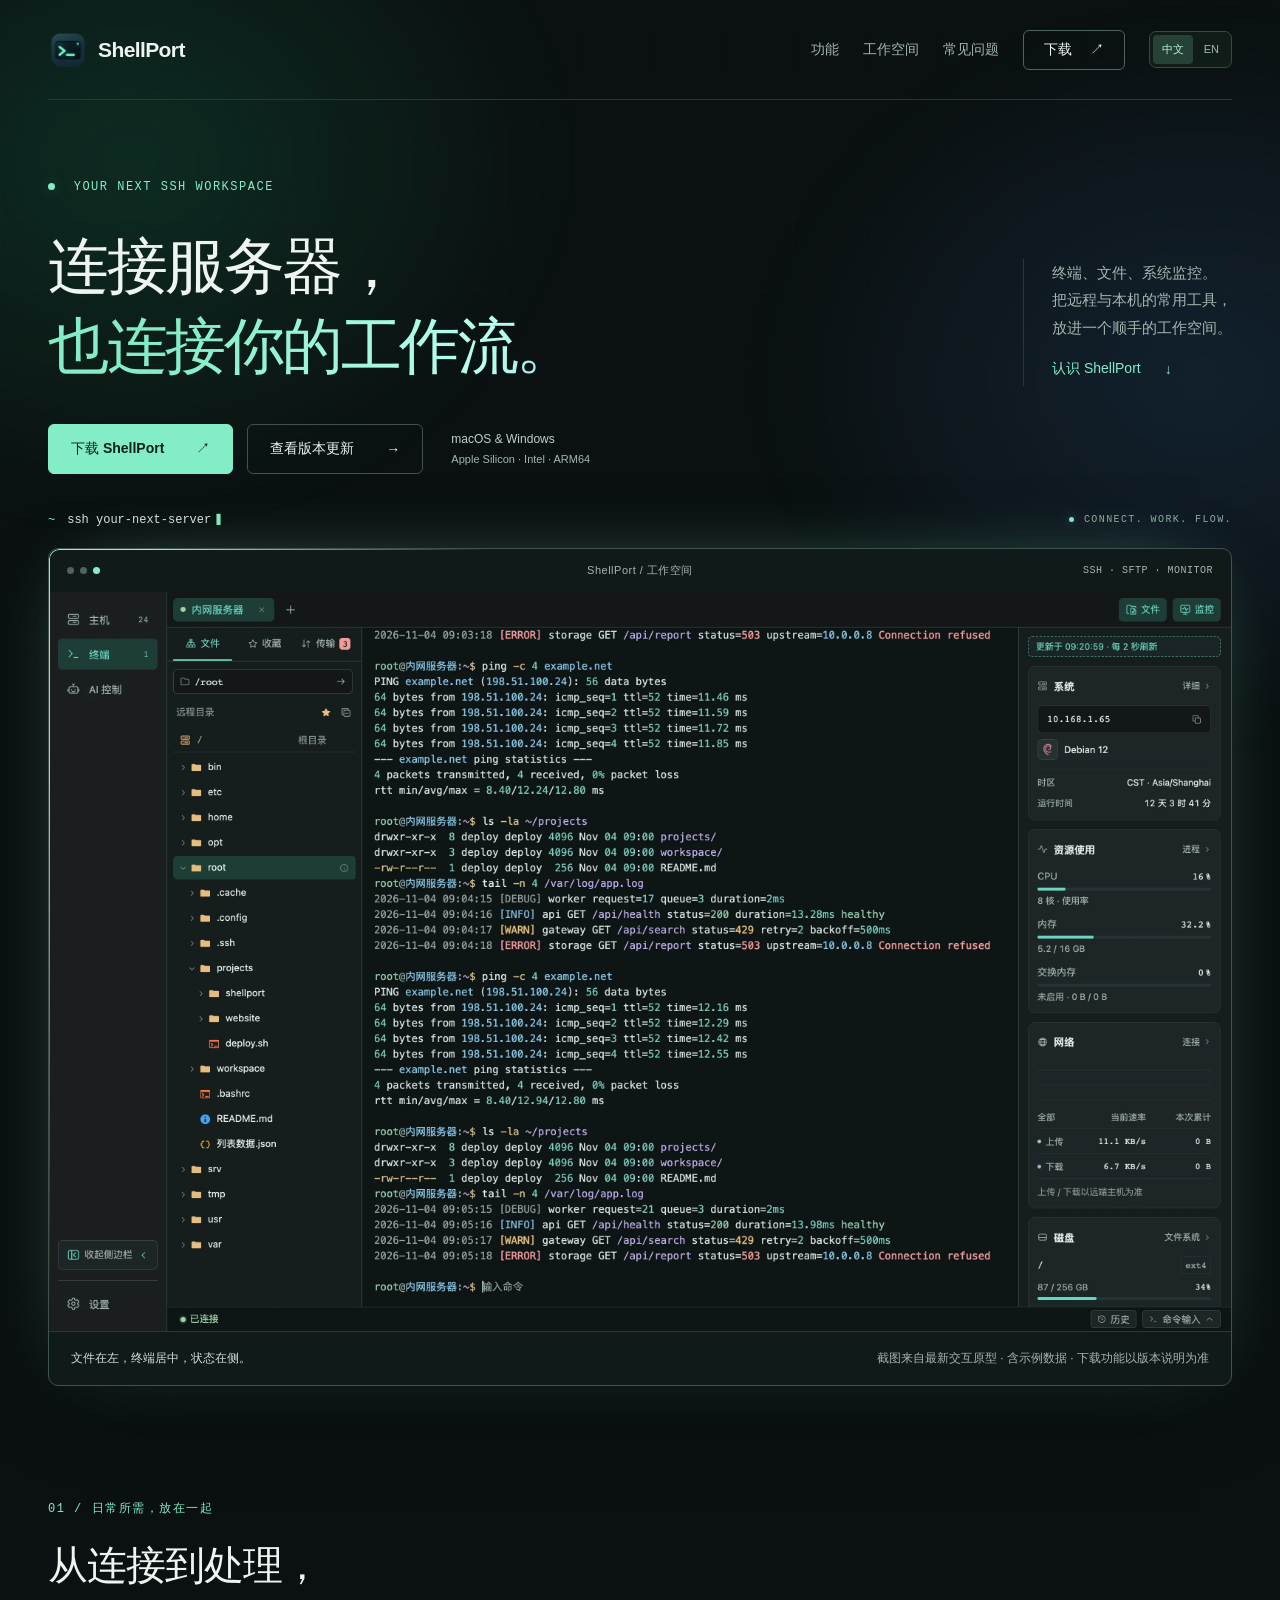
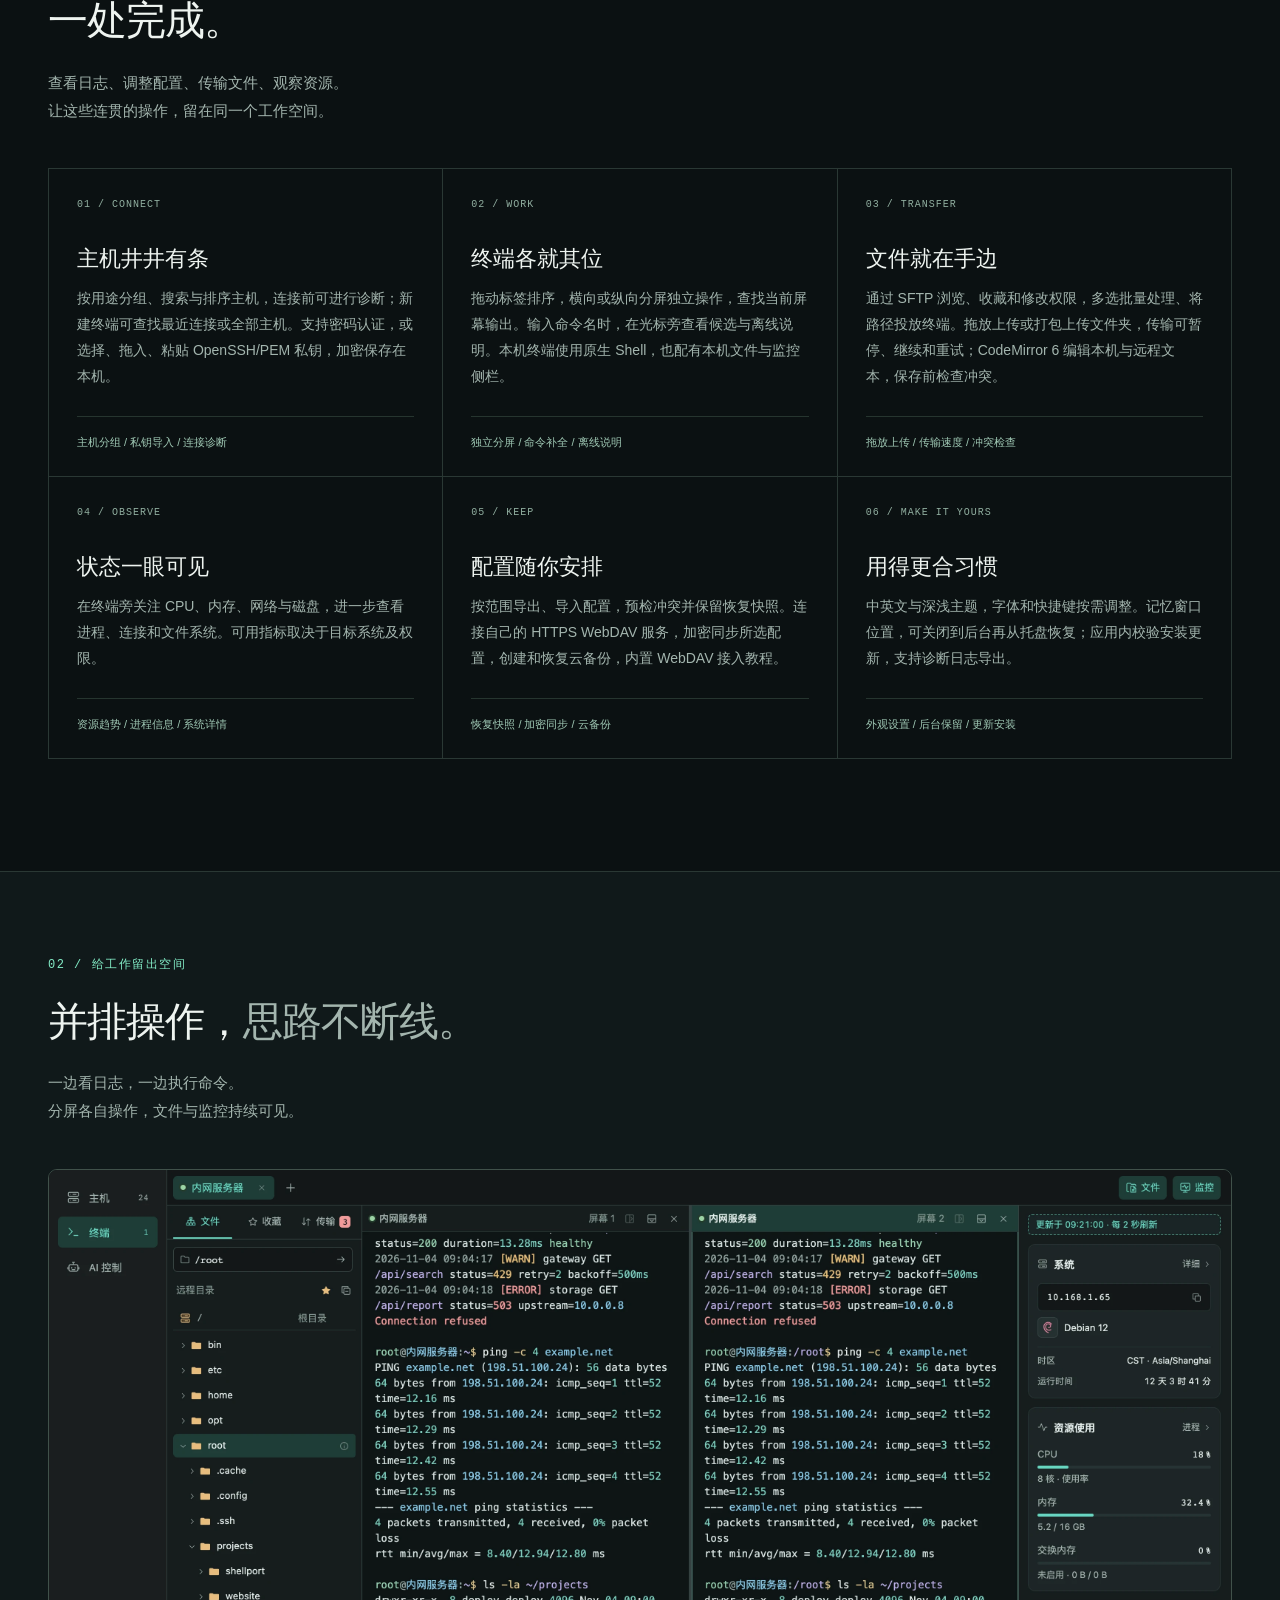
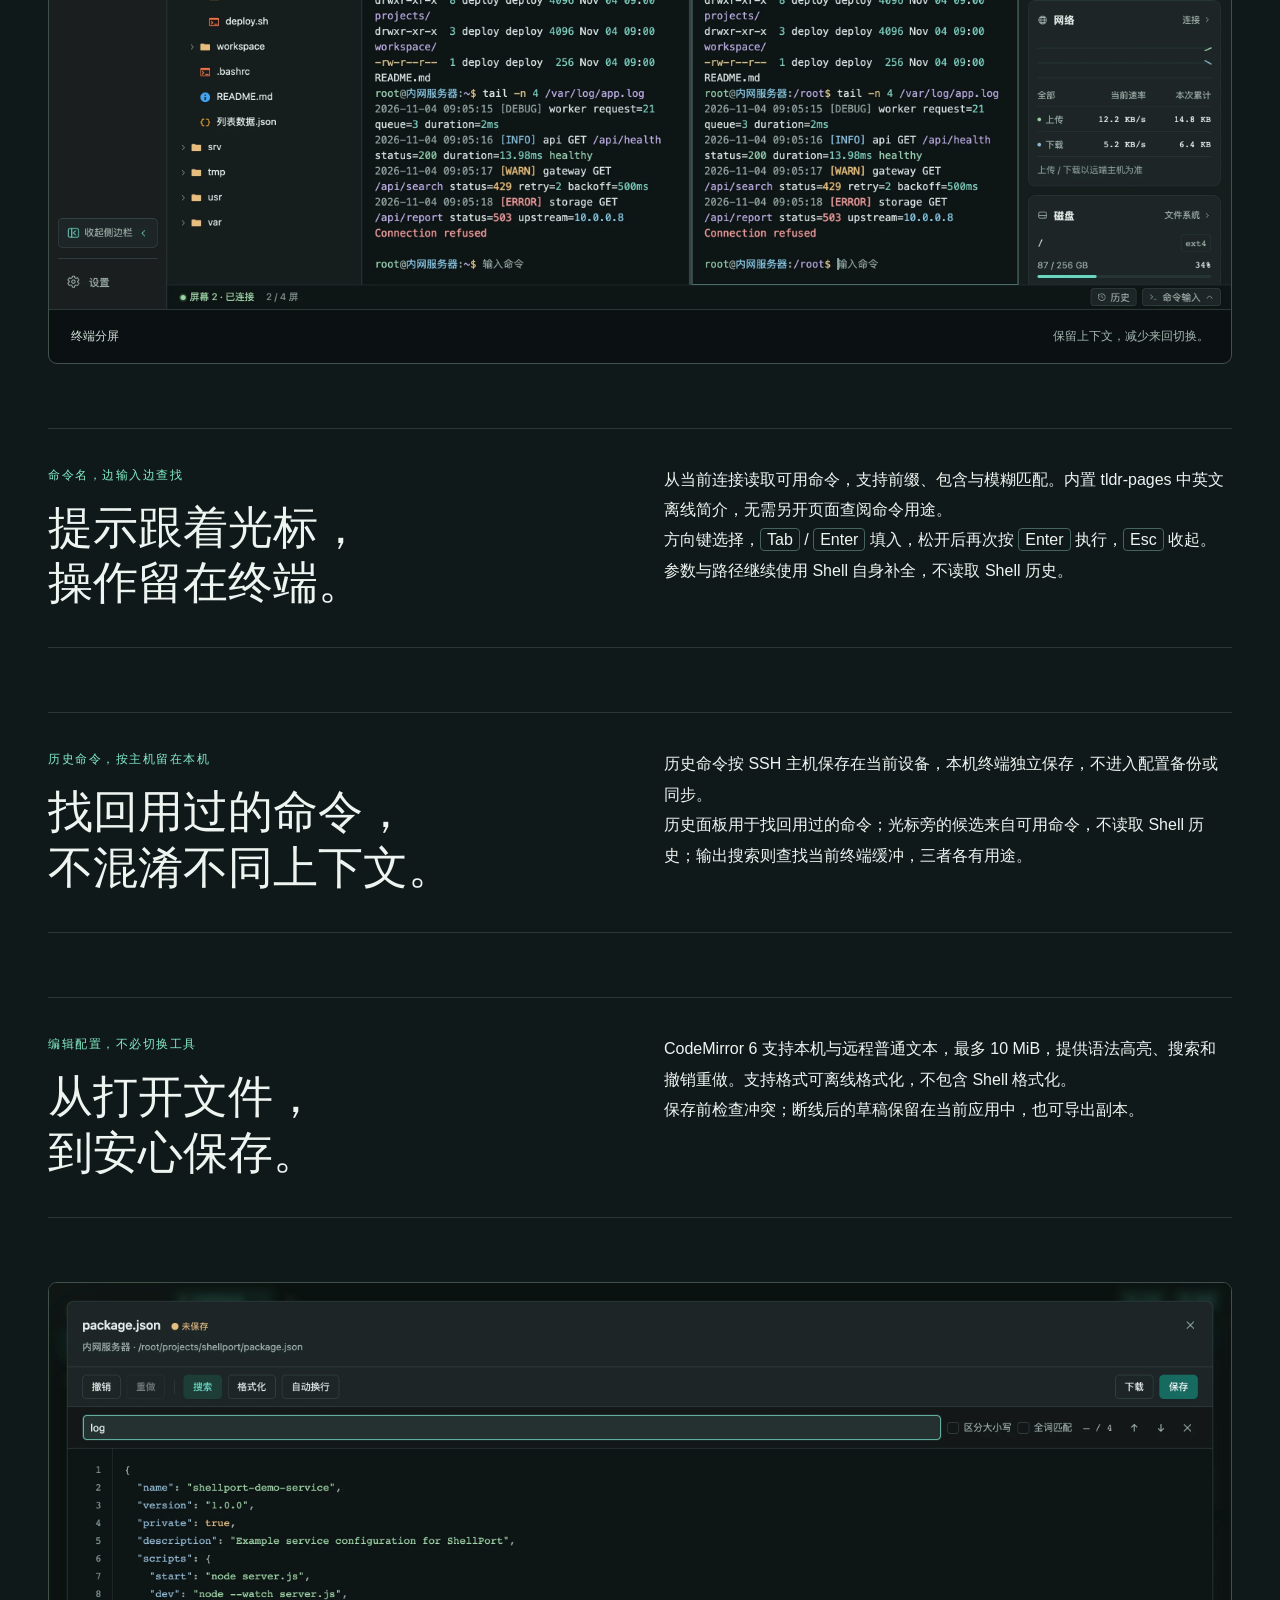
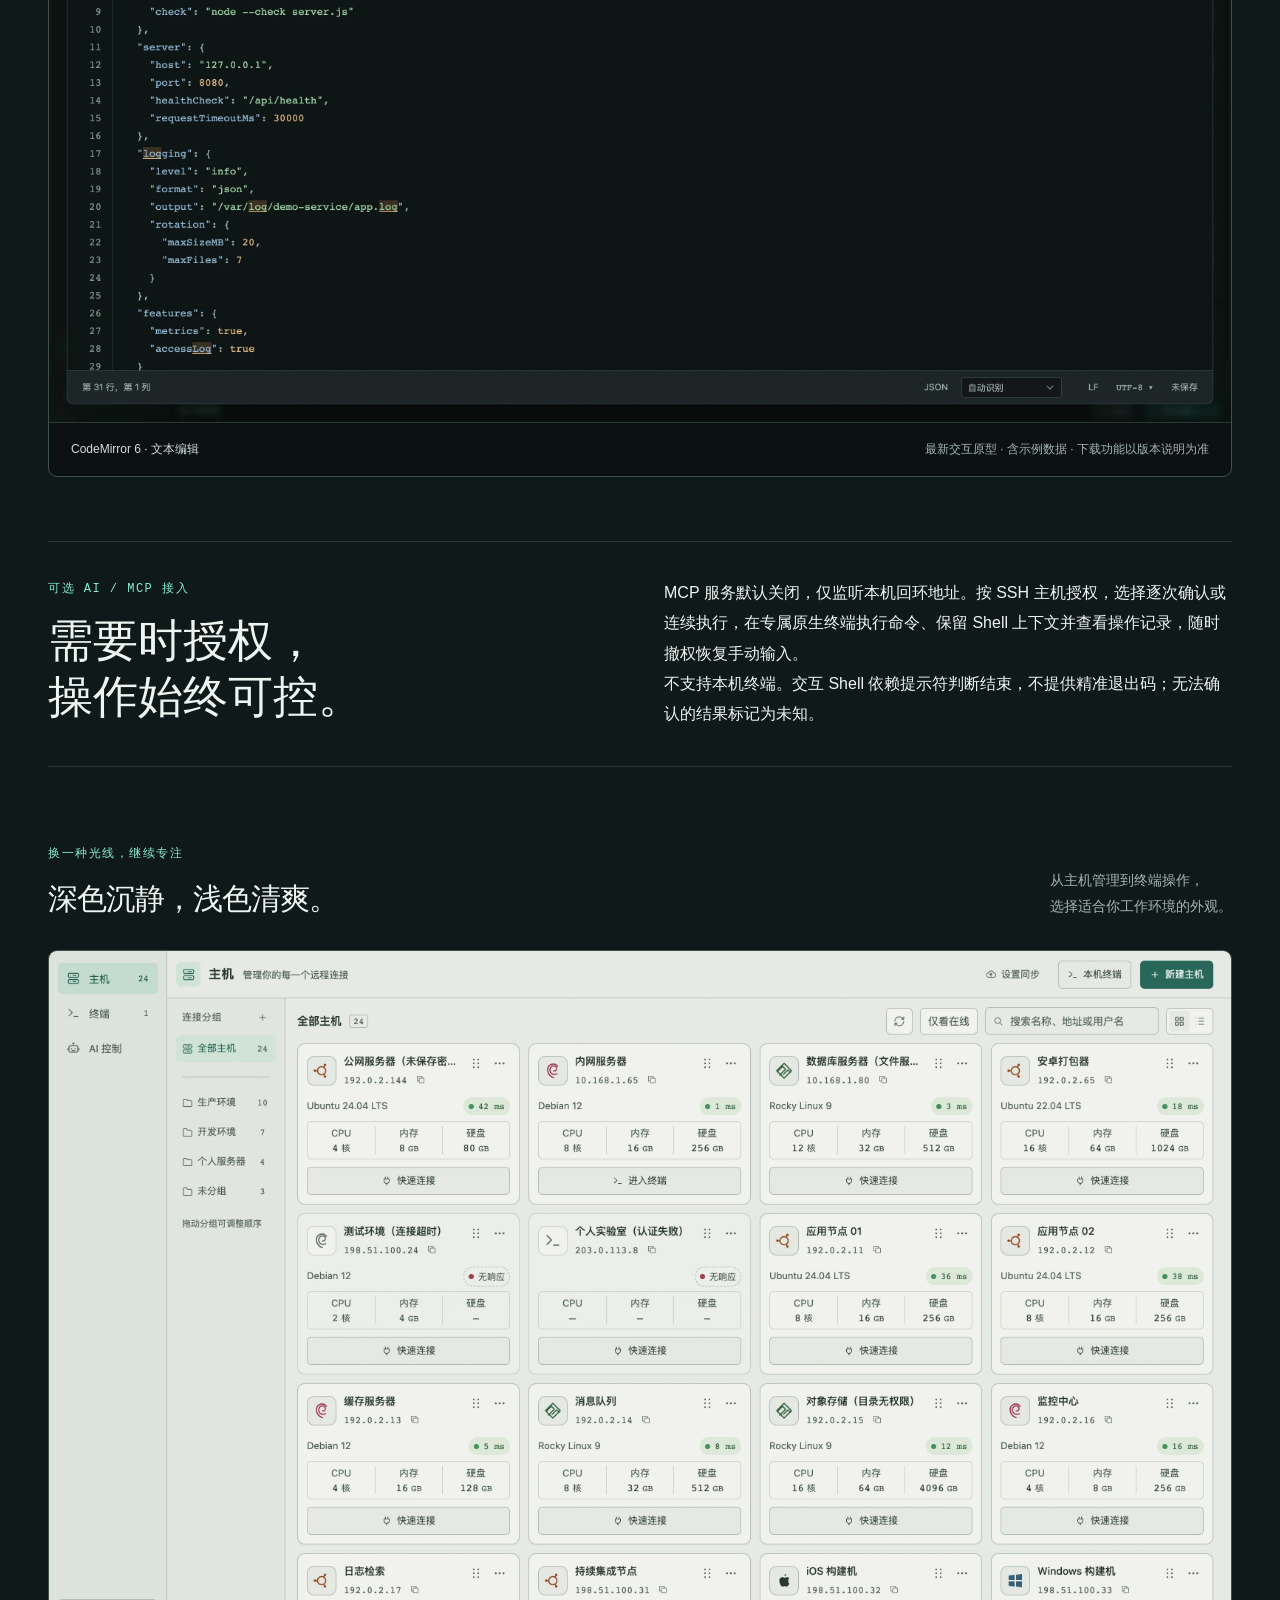
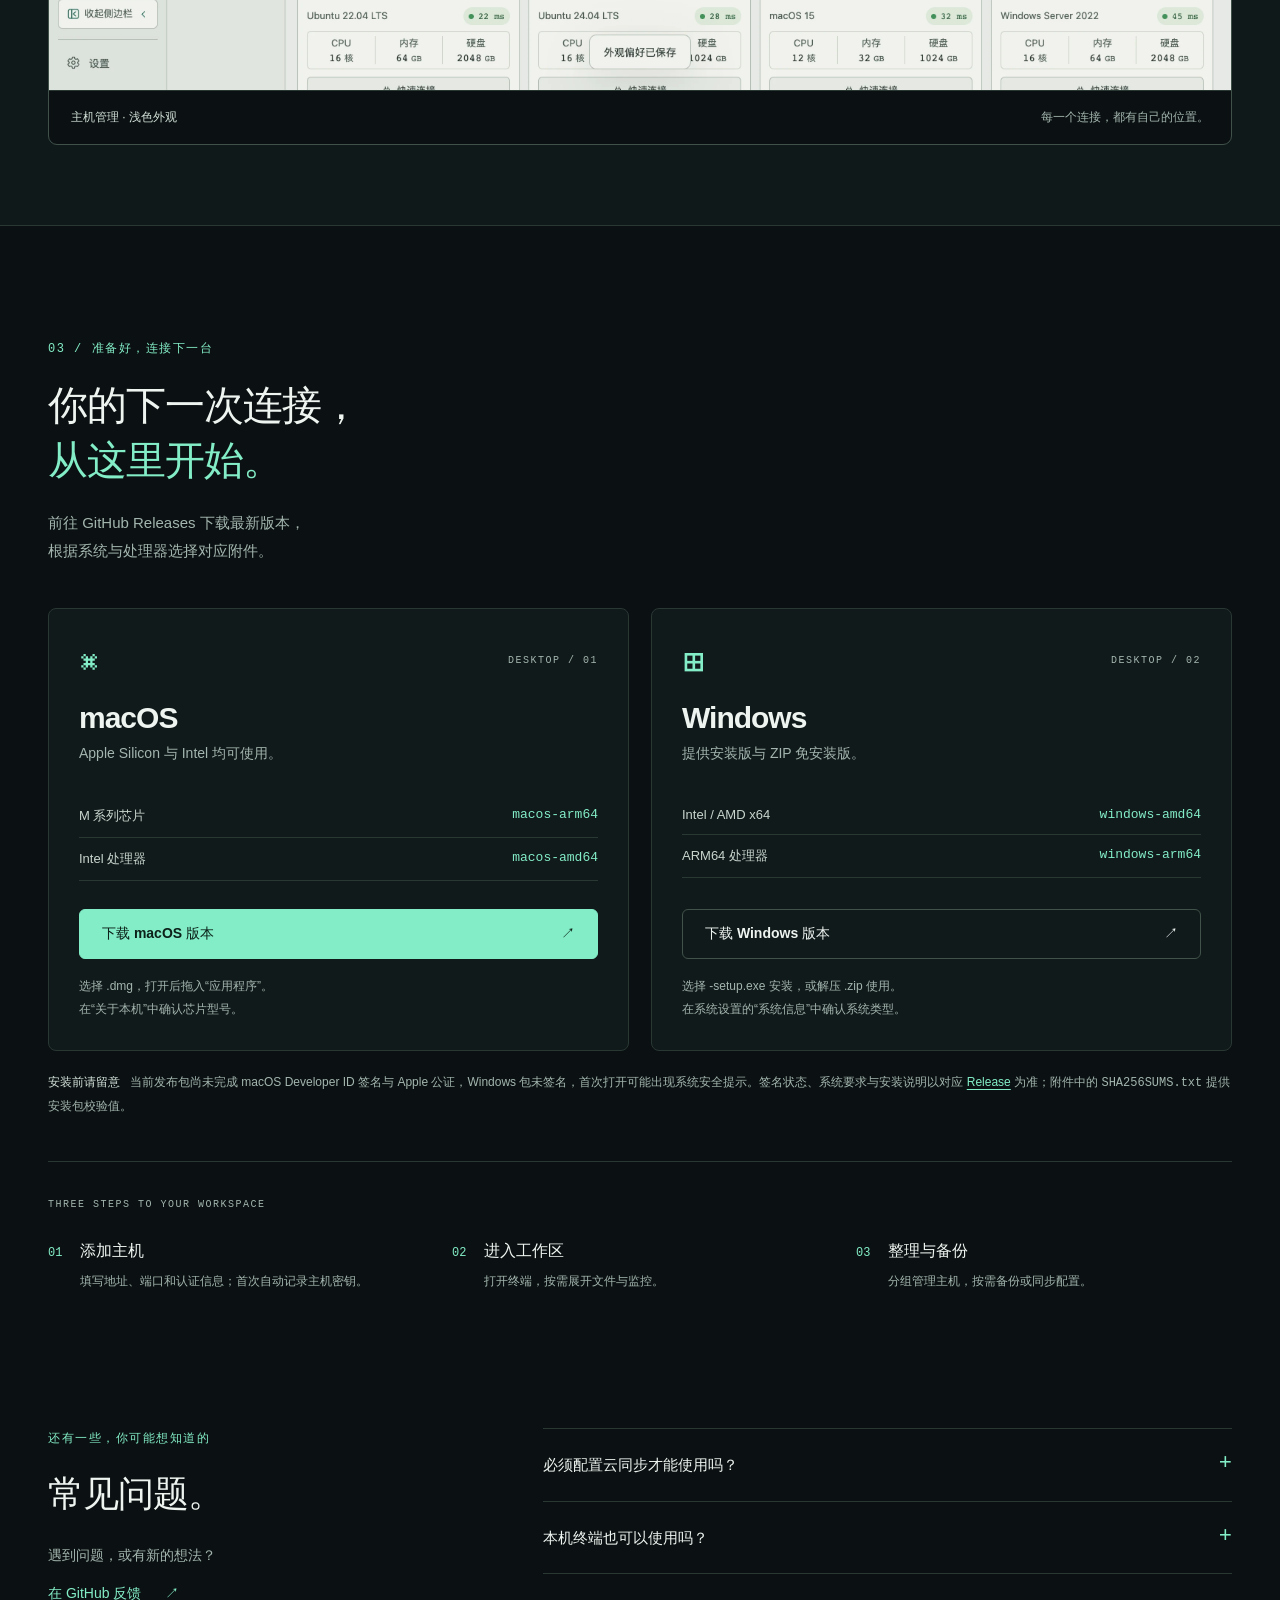
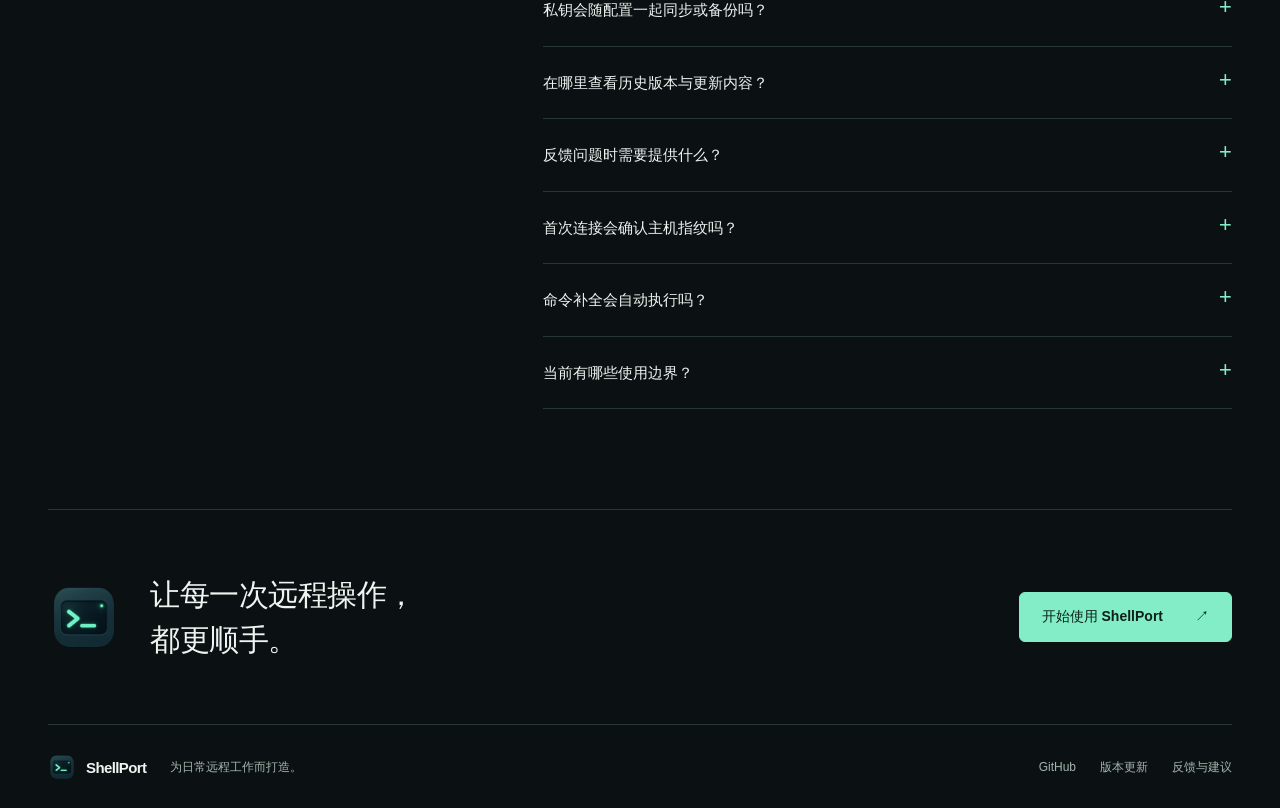
<file: site/index.html>
<!doctype html>
<html lang="zh-CN">
<head>
  <meta charset="utf-8">
  <meta name="viewport" content="width=device-width, initial-scale=1">
  <meta name="color-scheme" content="dark">
  <meta name="theme-color" content="#0b1112">
  <meta name="description" content="ShellPort 是适用于 macOS 和 Windows 的桌面工作区，集成 SSH 与本机终端、命令补全、SFTP 文件管理、文本编辑、系统监控及 WebDAV 加密配置同步。">
  <meta property="og:type" content="website">
  <meta property="og:title" content="ShellPort · 连接服务器，也连接你的工作流">
  <meta property="og:description" content="SSH 与本机终端、文件编辑、系统监控和配置备份，一个工作空间。支持 macOS 与 Windows。">
  <meta property="og:image" content="https://conghuahuadan.github.io/ShellPort/assets/workspace-overview.webp">
  <meta property="og:url" content="https://conghuahuadan.github.io/ShellPort/">
  <title>ShellPort · 连接服务器，也连接你的工作流</title>
  <link rel="icon" type="image/png" href="assets/appicon.png">
  <link rel="stylesheet" href="styles.css">
  <link rel="alternate" hreflang="zh-CN" href="https://conghuahuadan.github.io/ShellPort/">
  <link rel="alternate" hreflang="en" href="https://conghuahuadan.github.io/ShellPort/en.html">
  <script src="effects.js" defer></script>
</head>
<body>
  <div class="ambient" aria-hidden="true"><span class="aurora aurora-one"></span><span class="aurora aurora-two"></span><div class="ambient-grid"></div><canvas id="signal-field"></canvas></div>
  <div class="reading-progress" aria-hidden="true"></div>
  <a class="skip-link" href="#main">跳转到正文</a>
  <header class="header wrap">
    <a class="brand" href="#" aria-label="ShellPort 首页"><img src="assets/appicon.png" width="40" height="40" alt=""><span>ShellPort</span></a>
    <nav aria-label="主导航">
      <a href="#features">功能</a><a href="#workspace">工作空间</a><a href="#faq">常见问题</a><a class="nav-download" href="#download">下载 <span aria-hidden="true">↗</span></a>
      <div class="locale-switch" role="group" aria-label="页面语言"><a href="index.html" lang="zh-CN" hreflang="zh-CN" aria-current="page">中文</a><a href="en.html" lang="en" hreflang="en">EN</a></div>
    </nav>
  </header>
  <main id="main">
    <section class="hero wrap" aria-labelledby="hero-title">
      <p class="eyebrow"><span class="status-dot" aria-hidden="true"></span> YOUR NEXT SSH WORKSPACE</p>
      <div class="hero-heading">
        <h1 id="hero-title">连接服务器，<br><span>也连接你的工作流。</span></h1>
        <div class="hero-aside"><p>终端、文件、系统监控。<br>把远程与本机的常用工具，<br>放进一个顺手的工作空间。</p><a class="text-link" href="#workspace">认识 ShellPort <span aria-hidden="true">↓</span></a></div>
      </div>
      <div class="hero-actions">
        <a class="button primary" href="https://github.com/conghuahuadan/ShellPort/releases/latest">下载 ShellPort <span aria-hidden="true">↗</span></a>
        <a class="button secondary" href="https://github.com/conghuahuadan/ShellPort/releases">查看版本更新 <span aria-hidden="true">→</span></a>
        <p class="platforms">macOS &amp; Windows <span>Apple Silicon · Intel · ARM64</span></p>
      </div>
      <div class="connection-line" aria-hidden="true"><span class="prompt-mark">~</span><code id="connection-command">ssh your-next-server</code><span class="typing-cursor">▍</span><span class="connection-label"><i></i> CONNECT. WORK. FLOW.</span></div>
      <figure class="hero-figure">
        <div class="frame-top"><span><i></i><i></i><i></i></span><span>ShellPort / 工作空间</span><span class="frame-tag">SSH · SFTP · MONITOR</span></div>
        <img src="assets/workspace-overview.webp" width="3200" height="2000" alt="ShellPort 深色工作区，文件树、SSH 终端与系统资源监控同屏显示" fetchpriority="high">
        <figcaption><span>文件在左，终端居中，状态在侧。</span><span>截图来自最新交互原型 · 含示例数据 · 下载功能以版本说明为准</span></figcaption>
      </figure>
    </section>
    <section id="features" class="features wrap section" aria-labelledby="features-title">
      <div class="section-heading"><p class="eyebrow">01 / 日常所需，放在一起</p><h2 id="features-title">从连接到处理，<br>一处完成。</h2><p>查看日志、调整配置、传输文件、观察资源。<br>让这些连贯的操作，留在同一个工作空间。</p></div>
      <div class="feature-grid">
        <article><span class="feature-number">01 / CONNECT</span><h3>主机井井有条</h3><p>按用途分组、搜索与排序主机，连接前可进行诊断；新建终端可查找最近连接或全部主机。支持密码认证，或选择、拖入、粘贴 OpenSSH/PEM 私钥，加密保存在本机。</p><span class="feature-foot">主机分组 / 私钥导入 / 连接诊断</span></article>
        <article><span class="feature-number">02 / WORK</span><h3>终端各就其位</h3><p>拖动标签排序，横向或纵向分屏独立操作，查找当前屏幕输出。输入命令名时，在光标旁查看候选与离线说明。本机终端使用原生 Shell，也配有本机文件与监控侧栏。</p><span class="feature-foot">独立分屏 / 命令补全 / 离线说明</span></article>
        <article><span class="feature-number">03 / TRANSFER</span><h3>文件就在手边</h3><p>通过 SFTP 浏览、收藏和修改权限，多选批量处理、将路径投放终端。拖放上传或打包上传文件夹，传输可暂停、继续和重试；CodeMirror 6 编辑本机与远程文本，保存前检查冲突。</p><span class="feature-foot">拖放上传 / 传输速度 / 冲突检查</span></article>
        <article><span class="feature-number">04 / OBSERVE</span><h3>状态一眼可见</h3><p>在终端旁关注 CPU、内存、网络与磁盘，进一步查看进程、连接和文件系统。可用指标取决于目标系统及权限。</p><span class="feature-foot">资源趋势 / 进程信息 / 系统详情</span></article>
        <article><span class="feature-number">05 / KEEP</span><h3>配置随你安排</h3><p>按范围导出、导入配置，预检冲突并保留恢复快照。连接自己的 HTTPS WebDAV 服务，加密同步所选配置，创建和恢复云备份，内置 WebDAV 接入教程。</p><span class="feature-foot">恢复快照 / 加密同步 / 云备份</span></article>
        <article><span class="feature-number">06 / MAKE IT YOURS</span><h3>用得更合习惯</h3><p>中英文与深浅主题，字体和快捷键按需调整。记忆窗口位置，可关闭到后台再从托盘恢复；应用内校验安装更新，支持诊断日志导出。</p><span class="feature-foot">外观设置 / 后台保留 / 更新安装</span></article>
      </div>
    </section>
    <section id="workspace" class="showcase section" aria-labelledby="workspace-title">
      <div class="wrap">
        <div class="section-heading"><p class="eyebrow">02 / 给工作留出空间</p><h2 id="workspace-title">并排操作，<span>思路不断线。</span></h2><p>一边看日志，一边执行命令。<br>分屏各自操作，文件与监控持续可见。</p></div>
        <figure class="screenshot"><img src="assets/split-terminal.webp" width="3200" height="2000" alt="两个并排的 SSH 终端，共享文件树与资源监控侧栏" loading="lazy" decoding="async"><figcaption><span>终端分屏</span><span>保留上下文，减少来回切换。</span></figcaption></figure>
        <div class="completion-intro">
          <div><p class="eyebrow">命令名，边输入边查找</p><h2>提示跟着光标，<br>操作留在终端。</h2></div>
          <div><p>从当前连接读取可用命令，支持前缀、包含与模糊匹配。内置 tldr-pages 中英文离线简介，无需另开页面查阅命令用途。</p><p>方向键选择，<kbd>Tab</kbd> / <kbd>Enter</kbd> 填入，松开后再次按 <kbd>Enter</kbd> 执行，<kbd>Esc</kbd> 收起。参数与路径继续使用 Shell 自身补全，不读取 Shell 历史。</p></div>
        </div>
        <div class="completion-intro">
          <div><p class="eyebrow">历史命令，按主机留在本机</p><h2>找回用过的命令，<br>不混淆不同上下文。</h2></div>
          <div><p>历史命令按 SSH 主机保存在当前设备，本机终端独立保存，不进入配置备份或同步。</p><p>历史面板用于找回用过的命令；光标旁的候选来自可用命令，不读取 Shell 历史；输出搜索则查找当前终端缓冲，三者各有用途。</p></div>
        </div>
        <div class="completion-intro">
          <div><p class="eyebrow">编辑配置，不必切换工具</p><h2>从打开文件，<br>到安心保存。</h2></div>
          <div><p>CodeMirror 6 支持本机与远程普通文本，最多 10 MiB，提供语法高亮、搜索和撤销重做。支持格式可离线格式化，不包含 Shell 格式化。</p><p>保存前检查冲突；断线后的草稿保留在当前应用中，也可导出副本。</p></div>
        </div>
        <figure class="screenshot"><img src="assets/text-editor.webp" width="3200" height="2000" alt="ShellPort 文本编辑器，展示语法高亮、搜索与文件编辑工作区" loading="lazy" decoding="async"><figcaption><span>CodeMirror 6 · 文本编辑</span><span>最新交互原型 · 含示例数据 · 下载功能以版本说明为准</span></figcaption></figure>
        <div class="completion-intro">
          <div><p class="eyebrow">可选 AI / MCP 接入</p><h2>需要时授权，<br>操作始终可控。</h2></div>
          <div><p>MCP 服务默认关闭，仅监听本机回环地址。按 SSH 主机授权，选择逐次确认或连续执行，在专属原生终端执行命令、保留 Shell 上下文并查看操作记录，随时撤权恢复手动输入。</p><p>不支持本机终端。交互 Shell 依赖提示符判断结束，不提供精准退出码；无法确认的结果标记为未知。</p></div>
        </div>
        <div class="light-intro"><div><p class="eyebrow">换一种光线，继续专注</p><h2>深色沉静，浅色清爽。</h2></div><p>从主机管理到终端操作，<br>选择适合你工作环境的外观。</p></div>
        <figure class="screenshot"><img src="assets/hosts-light.webp" width="3200" height="2000" alt="浅色主题主机管理页面，按环境分组，卡片展示系统、硬件和连接信息" loading="lazy" decoding="async"><figcaption><span>主机管理 · 浅色外观</span><span>每一个连接，都有自己的位置。</span></figcaption></figure>
      </div>
    </section>
    <section id="download" class="download wrap section" aria-labelledby="download-title">
      <div class="section-heading"><p class="eyebrow">03 / 准备好，连接下一台</p><h2 id="download-title">你的下一次连接，<br><span>从这里开始。</span></h2><p>前往 GitHub Releases 下载最新版本，<br>根据系统与处理器选择对应附件。</p></div>
      <div class="download-grid">
        <article class="download-card"><div class="download-card-heading"><span class="os-symbol" aria-hidden="true">⌘</span><span class="small-label">DESKTOP / 01</span></div><h3>macOS</h3><p>Apple Silicon 与 Intel 均可使用。</p><dl><div><dt>M 系列芯片</dt><dd>macos-arm64</dd></div><div><dt>Intel 处理器</dt><dd>macos-amd64</dd></div></dl><a class="button primary" href="https://github.com/conghuahuadan/ShellPort/releases/latest">下载 macOS 版本 <span aria-hidden="true">↗</span></a><p class="download-hint">选择 .dmg，打开后拖入“应用程序”。<br>在“关于本机”中确认芯片型号。</p></article>
        <article class="download-card"><div class="download-card-heading"><span class="os-symbol windows-symbol" aria-hidden="true">⊞</span><span class="small-label">DESKTOP / 02</span></div><h3>Windows</h3><p>提供安装版与 ZIP 免安装版。</p><dl><div><dt>Intel / AMD x64</dt><dd>windows-amd64</dd></div><div><dt>ARM64 处理器</dt><dd>windows-arm64</dd></div></dl><a class="button secondary" href="https://github.com/conghuahuadan/ShellPort/releases/latest">下载 Windows 版本 <span aria-hidden="true">↗</span></a><p class="download-hint">选择 -setup.exe 安装，或解压 .zip 使用。<br>在系统设置的“系统信息”中确认系统类型。</p></article>
      </div>
      <p class="install-note"><strong>安装前请留意</strong>当前发布包尚未完成 macOS Developer ID 签名与 Apple 公证，Windows 包未签名，首次打开可能出现系统安全提示。签名状态、系统要求与安装说明以对应 <a href="https://github.com/conghuahuadan/ShellPort/releases/latest">Release</a> 为准；附件中的 <code>SHA256SUMS.txt</code> 提供安装包校验值。</p>
      <div class="quick-start"><p class="eyebrow">THREE STEPS TO YOUR WORKSPACE</p><ol><li><span>01</span><div><h3>添加主机</h3><p>填写地址、端口和认证信息；首次自动记录主机密钥。</p></div></li><li><span>02</span><div><h3>进入工作区</h3><p>打开终端，按需展开文件与监控。</p></div></li><li><span>03</span><div><h3>整理与备份</h3><p>分组管理主机，按需备份或同步配置。</p></div></li></ol></div>
    </section>
    <section id="faq" class="faq wrap section" aria-labelledby="faq-title">
      <div><p class="eyebrow">还有一些，你可能想知道的</p><h2 id="faq-title">常见问题。</h2><p class="faq-aside">遇到问题，或有新的想法？<br><a class="text-link" href="https://github.com/conghuahuadan/ShellPort/issues">在 GitHub 反馈 <span aria-hidden="true">↗</span></a></p></div>
      <div class="faq-list">
        <details><summary>必须配置云同步才能使用吗？</summary><p>不需要，也无需注册 ShellPort 账号。WebDAV 默认关闭，仅连接你选择的 HTTPS 服务。确认范围与首次策略后，授权有效且无冲突时可在启动和正常退出时同步，使用中可手动同步；冲突需要确认。当前未开放内置云服务或会员服务。</p></details>
        <details><summary>本机终端也可以使用吗？</summary><p>可以。从主机页打开原生本机终端，无需创建 SSH 主机；文件树、文本编辑和系统监控读取本机数据。本机文件及标签内收藏不进入配置备份或同步。</p></details>
        <details><summary>私钥会随配置一起同步或备份吗？</summary><p>不会。私钥加密保存在本机，不进入导出或云同步；私钥口令仅用于当次操作。登录密码默认不纳入备份或同步，需显式勾选。WebDAV 文档整体加密，密钥由 WebDAV 密码派生，不宣称服务商不可解密；本地 JSON 的地址等配置为明文，密码字段使用内置便携密钥加密，不等同于主密码保护，请妥善保管。</p></details>
        <details><summary>在哪里查看历史版本与更新内容？</summary><p>历史版本、更新内容和对应安装包可在 <a href="https://github.com/conghuahuadan/ShellPort/releases">Releases</a> 查看。遇到问题或有新的建议，也欢迎通过 GitHub 反馈。</p></details>
        <details><summary>反馈问题时需要提供什么？</summary><p>请提供系统版本、处理器架构、ShellPort 版本、复现步骤、预期与实际结果。可以附上截图或脱敏日志，请勿上传密码、私钥、数据库、本机密钥文件或未经脱敏的日志。</p></details>
        <details><summary>首次连接会确认主机指纹吗？</summary><p>当前首次 SSH 连接或连接测试会自动记录该地址与端口的主机密钥，不弹出指纹确认；后续密钥变化时阻止连接。主机指纹只保存在本机，不随配置同步。</p></details>
        <details><summary>命令补全会自动执行吗？</summary><p>不会。候选只在已识别的命令输入位置显示，确认时只填入命令名，需要再次按 Enter 才执行。它不提供 AI 命令生成，也不保证覆盖当前 Shell 临时定义的别名、函数或临时修改的 PATH。未收录的命令可能没有离线说明。</p></details>
        <details><summary>当前有哪些使用边界？</summary><p>公开安装包面向 macOS 与 Windows，暂无 Linux 包。文本编辑支持最多 10 MiB 的普通文本文件；监控与权限操作取决于系统和权限。暂不支持跳板机、SSH agent、硬件密钥、键盘交互式 MFA 或断线自动重连。</p></details>
      </div>
    </section>
    <section class="closing wrap"><img src="assets/appicon.png" width="72" height="72" alt="" loading="lazy"><h2>让每一次远程操作，<br>都更顺手。</h2><a class="button primary" href="https://github.com/conghuahuadan/ShellPort/releases/latest">开始使用 ShellPort <span aria-hidden="true">↗</span></a></section>
  </main>
  <footer class="footer wrap"><a class="brand" href="#"><img src="assets/appicon.png" width="28" height="28" alt=""><span>ShellPort</span></a><p>为日常远程工作而打造。</p><nav aria-label="页脚导航"><a href="https://github.com/conghuahuadan/ShellPort">GitHub</a><a href="https://github.com/conghuahuadan/ShellPort/releases">版本更新</a><a href="https://github.com/conghuahuadan/ShellPort/issues">反馈与建议</a></nav></footer>
</body>
</html>
</file>
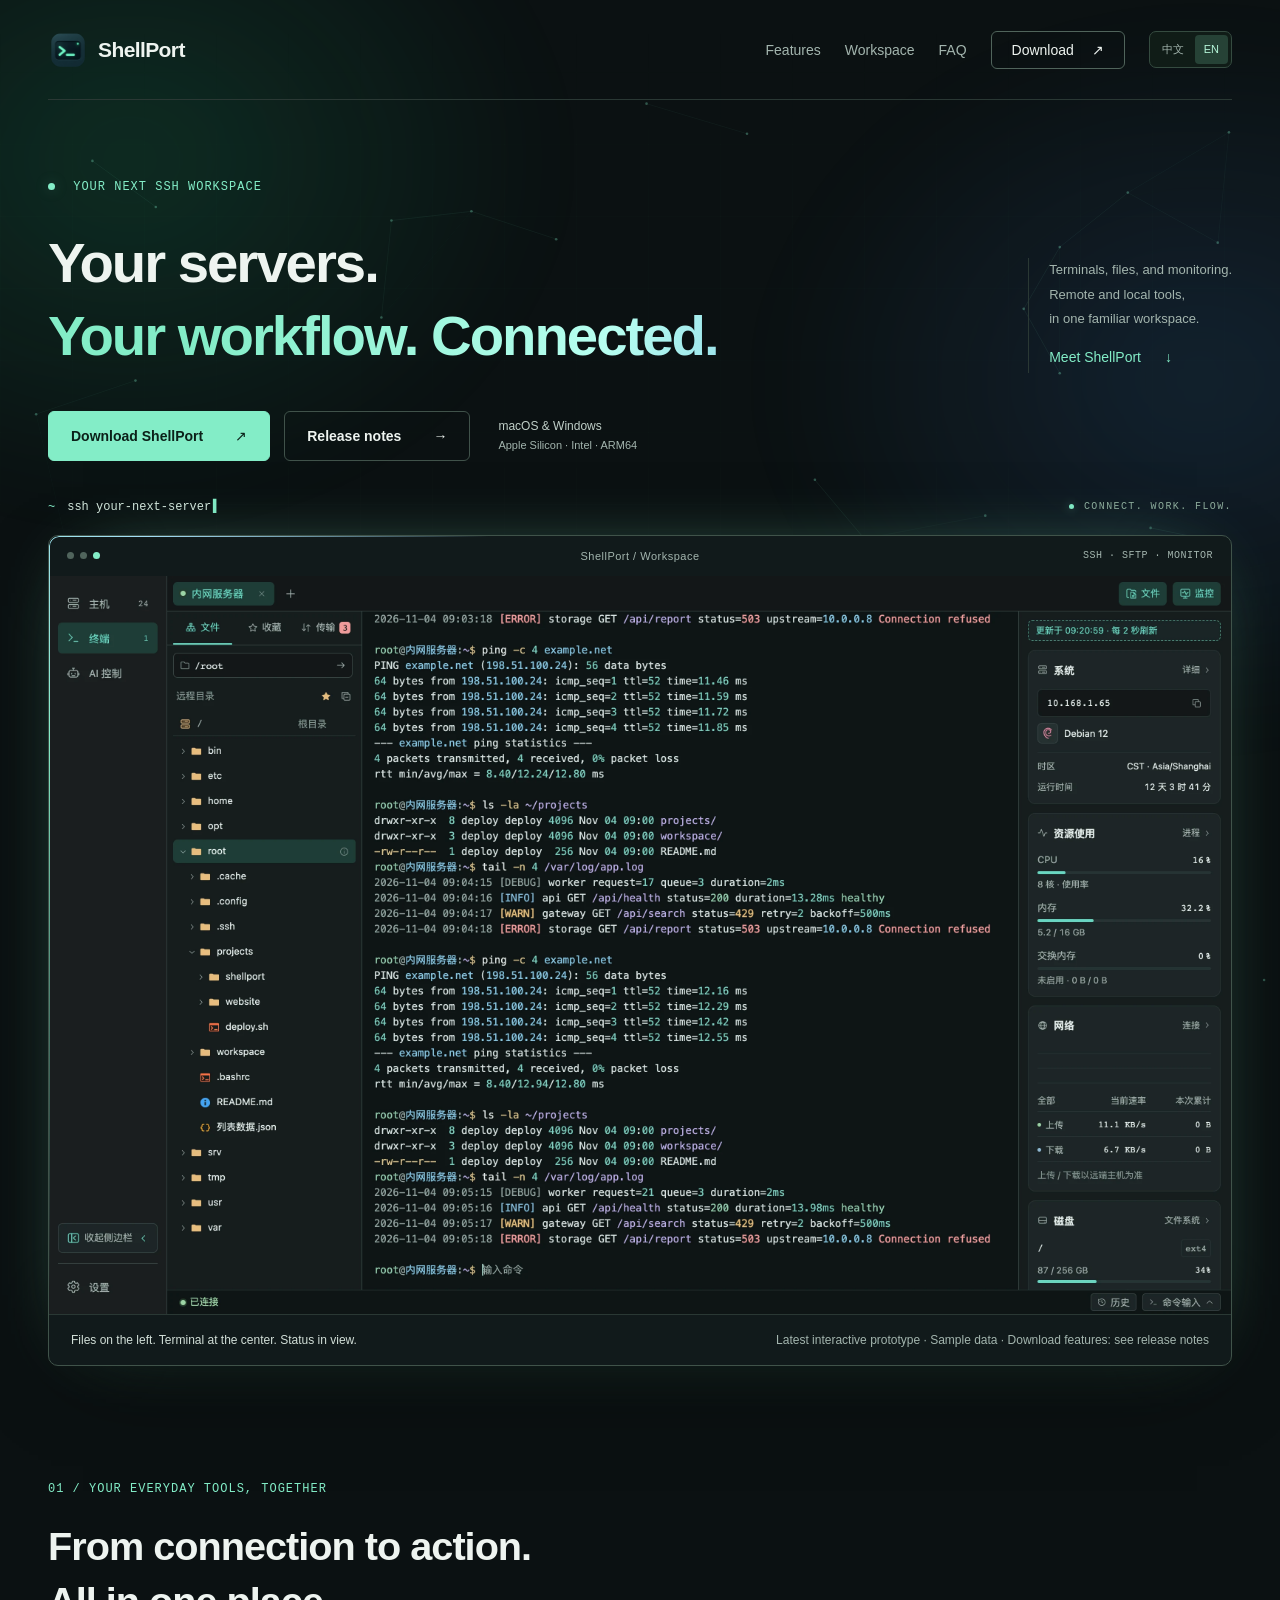
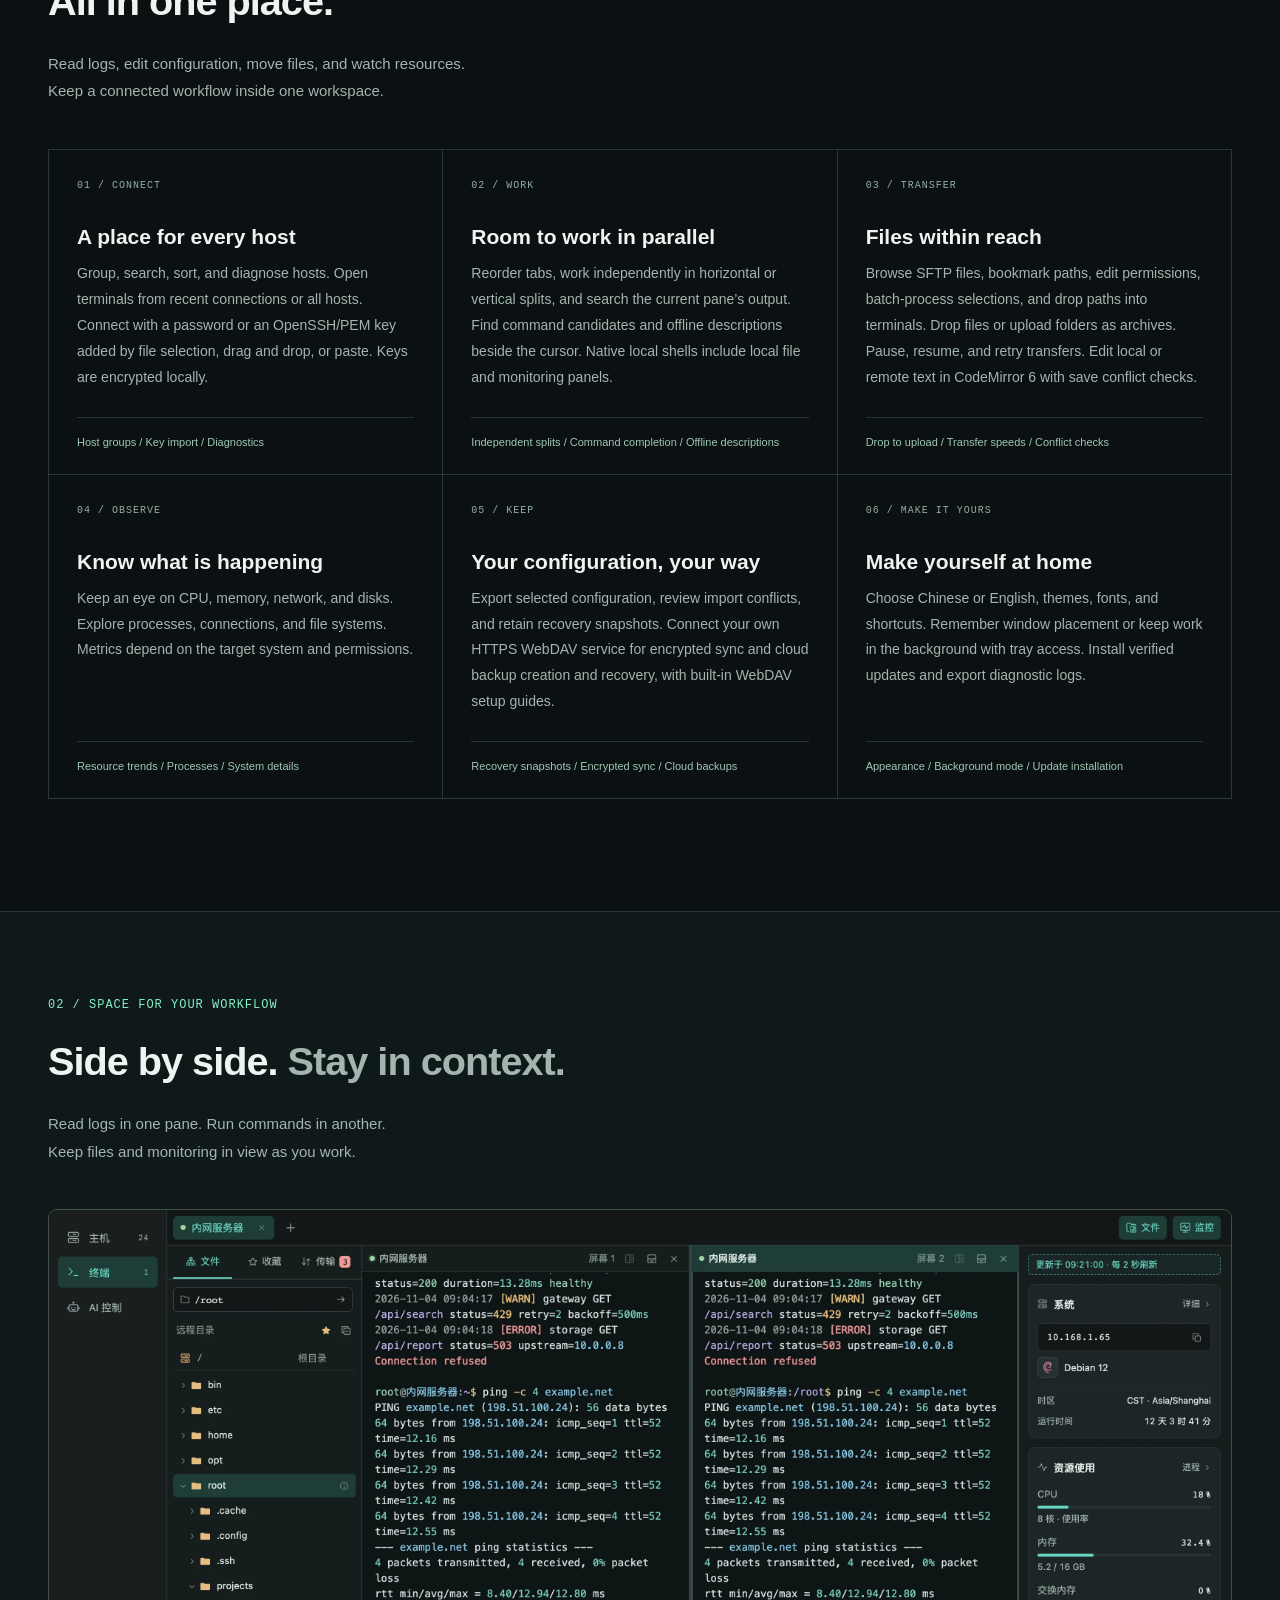
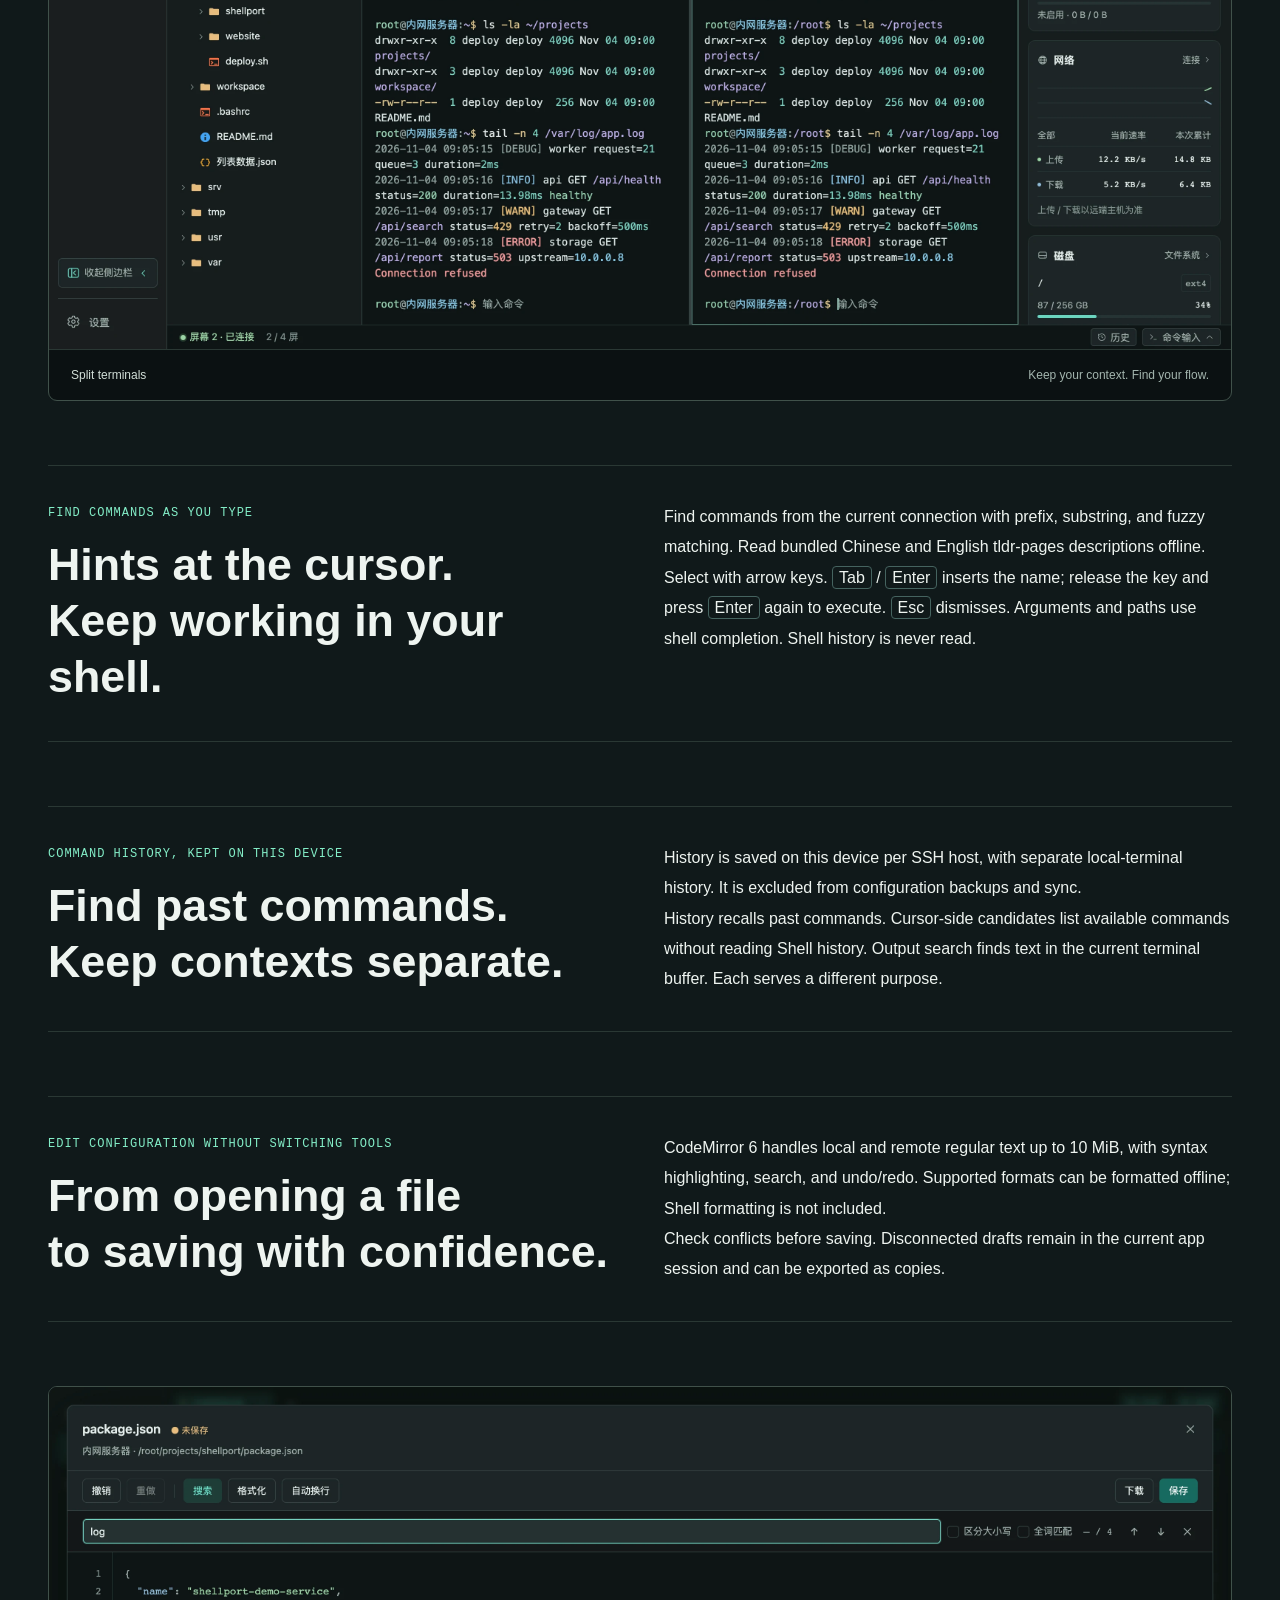
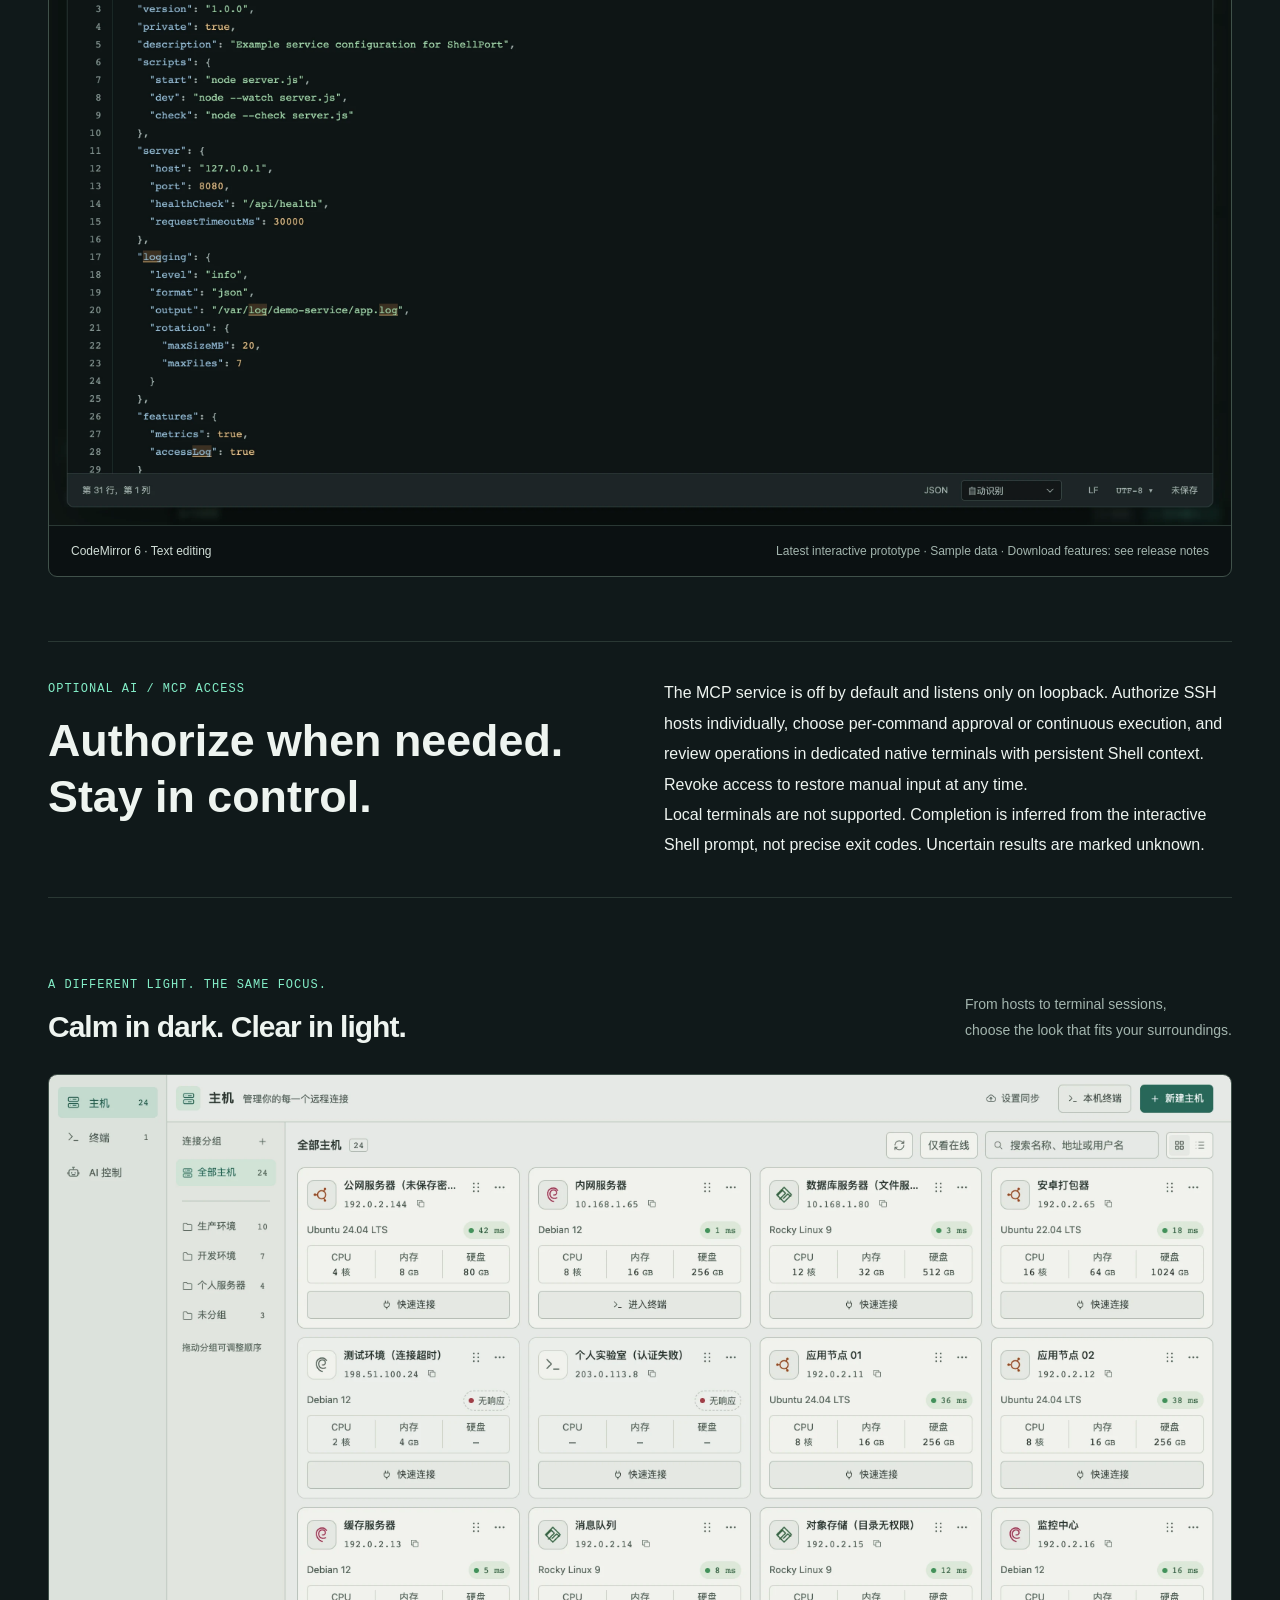
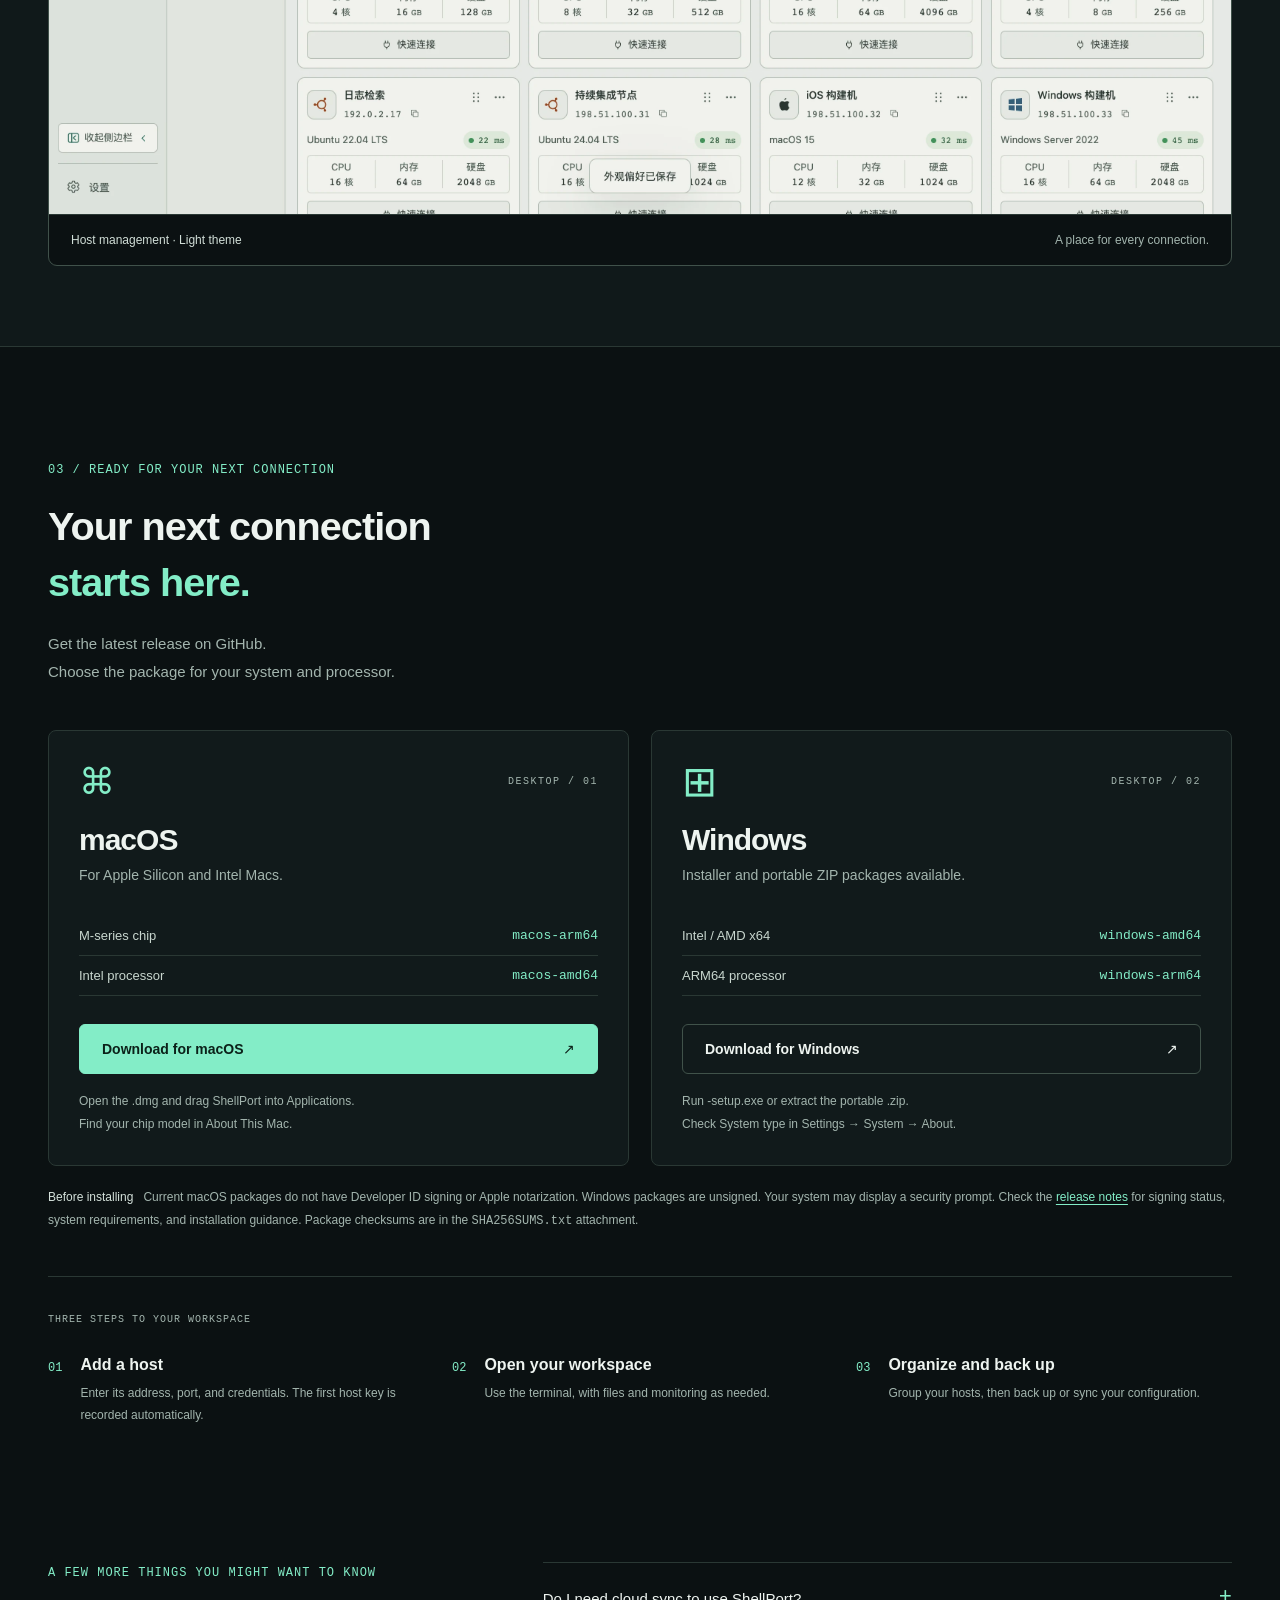
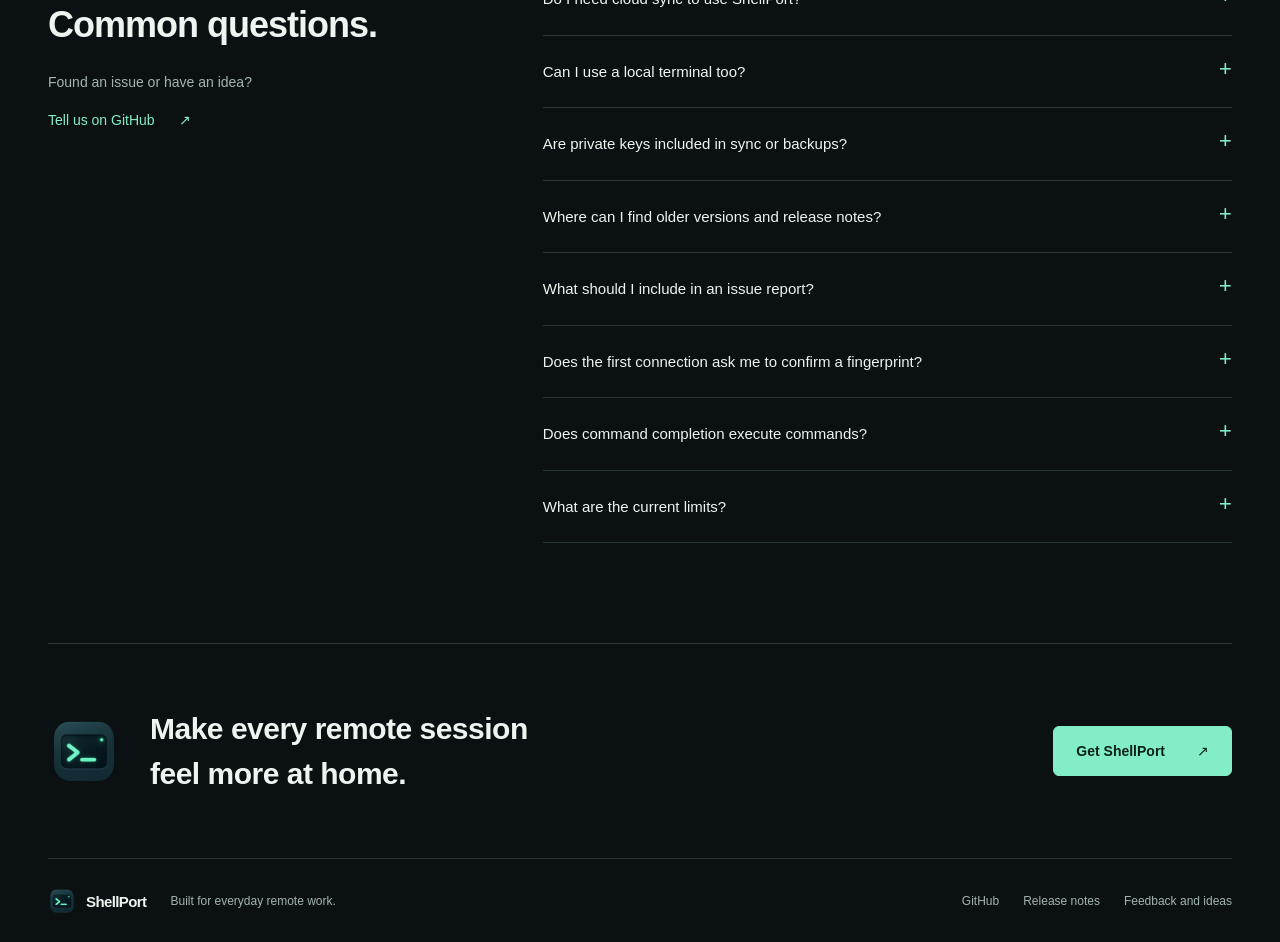
<file: site/en.html>
<!doctype html>
<html lang="en">
<head>
  <meta charset="utf-8">
  <meta name="viewport" content="width=device-width, initial-scale=1">
  <meta name="color-scheme" content="dark">
  <meta name="theme-color" content="#0b1112">
  <meta name="description" content="ShellPort brings SSH and native local terminals, command completion, SFTP files, text editing, system monitoring, and encrypted WebDAV configuration sync into one workspace for macOS and Windows.">
  <meta property="og:type" content="website">
  <meta property="og:title" content="ShellPort · Your servers. Your workflow. Connected.">
  <meta property="og:description" content="SSH and local terminals, file editing, system monitoring, and configuration backups. One workspace for macOS and Windows.">
  <meta property="og:image" content="https://conghuahuadan.github.io/ShellPort/assets/workspace-overview.webp">
  <meta property="og:url" content="https://conghuahuadan.github.io/ShellPort/en.html">
  <title>ShellPort · Your servers. Your workflow. Connected.</title>
  <link rel="icon" type="image/png" href="assets/appicon.png">
  <link rel="stylesheet" href="styles.css">
  <link rel="alternate" hreflang="zh-CN" href="https://conghuahuadan.github.io/ShellPort/">
  <link rel="alternate" hreflang="en" href="https://conghuahuadan.github.io/ShellPort/en.html">
  <script src="effects.js" defer></script>
</head>
<body>
  <div class="ambient" aria-hidden="true"><span class="aurora aurora-one"></span><span class="aurora aurora-two"></span><div class="ambient-grid"></div><canvas id="signal-field"></canvas></div>
  <div class="reading-progress" aria-hidden="true"></div>
  <a class="skip-link" href="#main">Skip to content</a>
  <header class="header wrap">
    <a class="brand" href="#" aria-label="ShellPort home"><img src="assets/appicon.png" width="40" height="40" alt=""><span>ShellPort</span></a>
    <nav aria-label="Main navigation">
      <a href="#features">Features</a><a href="#workspace">Workspace</a><a href="#faq">FAQ</a><a class="nav-download" href="#download">Download <span aria-hidden="true">↗</span></a>
      <div class="locale-switch" role="group" aria-label="Page language"><a href="index.html" lang="zh-CN" hreflang="zh-CN">中文</a><a href="en.html" lang="en" hreflang="en" aria-current="page">EN</a></div>
    </nav>
  </header>
  <main id="main">
    <section class="hero wrap" aria-labelledby="hero-title">
      <p class="eyebrow"><span class="status-dot" aria-hidden="true"></span> YOUR NEXT SSH WORKSPACE</p>
      <div class="hero-heading">
        <h1 id="hero-title">Your servers.<br><span>Your workflow. Connected.</span></h1>
        <div class="hero-aside"><p>Terminals, files, and monitoring.<br> Remote and local tools,<br> in one familiar workspace.</p><a class="text-link" href="#workspace">Meet ShellPort <span aria-hidden="true">↓</span></a></div>
      </div>
      <div class="hero-actions">
        <a class="button primary" href="https://github.com/conghuahuadan/ShellPort/releases/latest">Download ShellPort <span aria-hidden="true">↗</span></a>
        <a class="button secondary" href="https://github.com/conghuahuadan/ShellPort/releases">Release notes <span aria-hidden="true">→</span></a>
        <p class="platforms">macOS &amp; Windows <span>Apple Silicon · Intel · ARM64</span></p>
      </div>
      <div class="connection-line" aria-hidden="true"><span class="prompt-mark">~</span><code id="connection-command">ssh your-next-server</code><span class="typing-cursor">▍</span><span class="connection-label"><i></i> CONNECT. WORK. FLOW.</span></div>
      <figure class="hero-figure">
        <div class="frame-top"><span><i></i><i></i><i></i></span><span>ShellPort / Workspace</span><span class="frame-tag">SSH · SFTP · MONITOR</span></div>
        <img src="assets/workspace-overview.webp" width="3200" height="2000" alt="ShellPort dark workspace with a file tree, SSH terminal, and system monitoring side by side" fetchpriority="high">
        <figcaption><span>Files on the left. Terminal at the center. Status in view.</span><span>Latest interactive prototype · Sample data · Download features: see release notes</span></figcaption>
      </figure>
    </section>
    <section id="features" class="features wrap section" aria-labelledby="features-title">
      <div class="section-heading"><p class="eyebrow">01 / YOUR EVERYDAY TOOLS, TOGETHER</p><h2 id="features-title">From connection to action.<br>All in one place.</h2><p>Read logs, edit configuration, move files, and watch resources.<br>Keep a connected workflow inside one workspace.</p></div>
      <div class="feature-grid">
        <article><span class="feature-number">01 / CONNECT</span><h3>A place for every host</h3><p>Group, search, sort, and diagnose hosts. Open terminals from recent connections or all hosts. Connect with a password or an OpenSSH/PEM key added by file selection, drag and drop, or paste. Keys are encrypted locally.</p><span class="feature-foot">Host groups / Key import / Diagnostics</span></article>
        <article><span class="feature-number">02 / WORK</span><h3>Room to work in parallel</h3><p>Reorder tabs, work independently in horizontal or vertical splits, and search the current pane’s output. Find command candidates and offline descriptions beside the cursor. Native local shells include local file and monitoring panels.</p><span class="feature-foot">Independent splits / Command completion / Offline descriptions</span></article>
        <article><span class="feature-number">03 / TRANSFER</span><h3>Files within reach</h3><p>Browse SFTP files, bookmark paths, edit permissions, batch-process selections, and drop paths into terminals. Drop files or upload folders as archives. Pause, resume, and retry transfers. Edit local or remote text in CodeMirror 6 with save conflict checks.</p><span class="feature-foot">Drop to upload / Transfer speeds / Conflict checks</span></article>
        <article><span class="feature-number">04 / OBSERVE</span><h3>Know what is happening</h3><p>Keep an eye on CPU, memory, network, and disks. Explore processes, connections, and file systems. Metrics depend on the target system and permissions.</p><span class="feature-foot">Resource trends / Processes / System details</span></article>
        <article><span class="feature-number">05 / KEEP</span><h3>Your configuration, your way</h3><p>Export selected configuration, review import conflicts, and retain recovery snapshots. Connect your own HTTPS WebDAV service for encrypted sync and cloud backup creation and recovery, with built-in WebDAV setup guides.</p><span class="feature-foot">Recovery snapshots / Encrypted sync / Cloud backups</span></article>
        <article><span class="feature-number">06 / MAKE IT YOURS</span><h3>Make yourself at home</h3><p>Choose Chinese or English, themes, fonts, and shortcuts. Remember window placement or keep work in the background with tray access. Install verified updates and export diagnostic logs.</p><span class="feature-foot">Appearance / Background mode / Update installation</span></article>
      </div>
    </section>
    <section id="workspace" class="showcase section" aria-labelledby="workspace-title">
      <div class="wrap">
        <div class="section-heading"><p class="eyebrow">02 / SPACE FOR YOUR WORKFLOW</p><h2 id="workspace-title">Side by side.<span> Stay in context.</span></h2><p>Read logs in one pane. Run commands in another.<br>Keep files and monitoring in view as you work.</p></div>
        <figure class="screenshot"><img src="assets/split-terminal.webp" width="3200" height="2000" alt="Two SSH terminals sharing a file tree and resource monitoring panels" loading="lazy" decoding="async"><figcaption><span>Split terminals</span><span>Keep your context. Find your flow.</span></figcaption></figure>
        <div class="completion-intro">
          <div><p class="eyebrow">FIND COMMANDS AS YOU TYPE</p><h2>Hints at the cursor.<br>Keep working in your shell.</h2></div>
          <div><p>Find commands from the current connection with prefix, substring, and fuzzy matching. Read bundled Chinese and English tldr-pages descriptions offline.</p><p>Select with arrow keys. <kbd>Tab</kbd> / <kbd>Enter</kbd> inserts the name; release the key and press <kbd>Enter</kbd> again to execute. <kbd>Esc</kbd> dismisses. Arguments and paths use shell completion. Shell history is never read.</p></div>
        </div>
        <div class="completion-intro">
          <div><p class="eyebrow">COMMAND HISTORY, KEPT ON THIS DEVICE</p><h2>Find past commands.<br>Keep contexts separate.</h2></div>
          <div><p>History is saved on this device per SSH host, with separate local-terminal history. It is excluded from configuration backups and sync.</p><p>History recalls past commands. Cursor-side candidates list available commands without reading Shell history. Output search finds text in the current terminal buffer. Each serves a different purpose.</p></div>
        </div>
        <div class="completion-intro">
          <div><p class="eyebrow">EDIT CONFIGURATION WITHOUT SWITCHING TOOLS</p><h2>From opening a file<br>to saving with confidence.</h2></div>
          <div><p>CodeMirror 6 handles local and remote regular text up to 10 MiB, with syntax highlighting, search, and undo/redo. Supported formats can be formatted offline; Shell formatting is not included.</p><p>Check conflicts before saving. Disconnected drafts remain in the current app session and can be exported as copies.</p></div>
        </div>
        <figure class="screenshot"><img src="assets/text-editor.webp" width="3200" height="2000" alt="ShellPort text editor with syntax highlighting, search, and a file editing workspace" loading="lazy" decoding="async"><figcaption><span>CodeMirror 6 · Text editing</span><span>Latest interactive prototype · Sample data · Download features: see release notes</span></figcaption></figure>
        <div class="completion-intro">
          <div><p class="eyebrow">OPTIONAL AI / MCP ACCESS</p><h2>Authorize when needed.<br>Stay in control.</h2></div>
          <div><p>The MCP service is off by default and listens only on loopback. Authorize SSH hosts individually, choose per-command approval or continuous execution, and review operations in dedicated native terminals with persistent Shell context. Revoke access to restore manual input at any time.</p><p>Local terminals are not supported. Completion is inferred from the interactive Shell prompt, not precise exit codes. Uncertain results are marked unknown.</p></div>
        </div>
        <div class="light-intro"><div><p class="eyebrow">A DIFFERENT LIGHT. THE SAME FOCUS.</p><h2>Calm in dark. Clear in light.</h2></div><p>From hosts to terminal sessions,<br> choose the look that fits your surroundings.</p></div>
        <figure class="screenshot"><img src="assets/hosts-light.webp" width="3200" height="2000" alt="Host management in the light theme, with environment groups, search, and system information cards" loading="lazy" decoding="async"><figcaption><span>Host management · Light theme</span><span>A place for every connection.</span></figcaption></figure>
      </div>
    </section>
    <section id="download" class="download wrap section" aria-labelledby="download-title">
      <div class="section-heading"><p class="eyebrow">03 / READY FOR YOUR NEXT CONNECTION</p><h2 id="download-title">Your next connection<br><span>starts here.</span></h2><p>Get the latest release on GitHub.<br>Choose the package for your system and processor.</p></div>
      <div class="download-grid">
        <article class="download-card"><div class="download-card-heading"><span class="os-symbol" aria-hidden="true">⌘</span><span class="small-label">DESKTOP / 01</span></div><h3>macOS</h3><p>For Apple Silicon and Intel Macs.</p><dl><div><dt>M-series chip</dt><dd>macos-arm64</dd></div><div><dt>Intel processor</dt><dd>macos-amd64</dd></div></dl><a class="button primary" href="https://github.com/conghuahuadan/ShellPort/releases/latest">Download for macOS <span aria-hidden="true">↗</span></a><p class="download-hint">Open the .dmg and drag ShellPort into Applications.<br>Find your chip model in About This Mac.</p></article>
        <article class="download-card"><div class="download-card-heading"><span class="os-symbol windows-symbol" aria-hidden="true">⊞</span><span class="small-label">DESKTOP / 02</span></div><h3>Windows</h3><p>Installer and portable ZIP packages available.</p><dl><div><dt>Intel / AMD x64</dt><dd>windows-amd64</dd></div><div><dt>ARM64 processor</dt><dd>windows-arm64</dd></div></dl><a class="button secondary" href="https://github.com/conghuahuadan/ShellPort/releases/latest">Download for Windows <span aria-hidden="true">↗</span></a><p class="download-hint">Run -setup.exe or extract the portable .zip.<br>Check System type in Settings → System → About.</p></article>
      </div>
      <p class="install-note"><strong>Before installing</strong>Current macOS packages do not have Developer ID signing or Apple notarization. Windows packages are unsigned. Your system may display a security prompt. Check the <a href="https://github.com/conghuahuadan/ShellPort/releases/latest">release notes</a> for signing status, system requirements, and installation guidance. Package checksums are in the <code>SHA256SUMS.txt</code> attachment.</p>
      <div class="quick-start"><p class="eyebrow">THREE STEPS TO YOUR WORKSPACE</p><ol><li><span>01</span><div><h3>Add a host</h3><p>Enter its address, port, and credentials. The first host key is recorded automatically.</p></div></li><li><span>02</span><div><h3>Open your workspace</h3><p>Use the terminal, with files and monitoring as needed.</p></div></li><li><span>03</span><div><h3>Organize and back up</h3><p>Group your hosts, then back up or sync your configuration.</p></div></li></ol></div>
    </section>
    <section id="faq" class="faq wrap section" aria-labelledby="faq-title">
      <div><p class="eyebrow">A FEW MORE THINGS YOU MIGHT WANT TO KNOW</p><h2 id="faq-title">Common questions.</h2><p class="faq-aside">Found an issue or have an idea?<br><a class="text-link" href="https://github.com/conghuahuadan/ShellPort/issues">Tell us on GitHub <span aria-hidden="true">↗</span></a></p></div>
      <div class="faq-list">
        <details><summary>Do I need cloud sync to use ShellPort?</summary><p>No ShellPort account is required. WebDAV is off by default and uses your chosen HTTPS service. Confirm the scope and initial strategy to enable startup and normal-exit sync when authorization is valid and no conflicts occur. Manual sync is available; conflicts require confirmation. Built-in cloud and membership services are not currently available.</p></details>
        <details><summary>Can I use a local terminal too?</summary><p>Yes. Open a native local terminal from the hosts page without creating an SSH host. File browsing, text editing, and monitoring use local data. Local files and per-tab local bookmarks are excluded from configuration backups and sync.</p></details>
        <details><summary>Are private keys included in sync or backups?</summary><p>No. Private keys are encrypted locally and excluded from exports and sync; passphrases are used only for the current operation. Login passwords are excluded by default and require explicit selection. WebDAV documents are encrypted as a whole using a key derived from the WebDAV password; this does not guarantee that the provider cannot decrypt them. Local JSON leaves host addresses and other configuration readable; password fields use a built-in portable key, which is not master-password protection. Keep backups safe.</p></details>
        <details><summary>Where can I find older versions and release notes?</summary><p>Find past versions, release notes, and packages in <a href="https://github.com/conghuahuadan/ShellPort/releases">Releases</a>. You can also share issues and ideas on GitHub.</p></details>
        <details><summary>What should I include in an issue report?</summary><p>Include your operating system, processor architecture, ShellPort version, reproduction steps, and expected and actual results. Screenshots or sanitized logs help. Do not upload passwords, private keys, databases, local encryption key files, or unsanitized logs.</p></details>
        <details><summary>Does the first connection ask me to confirm a fingerprint?</summary><p>The first SSH connection or connection test automatically records the host key for that address and port, without a confirmation dialog. Later key changes block the connection. Host fingerprints stay on the device and are excluded from configuration sync.</p></details>
        <details><summary>Does command completion execute commands?</summary><p>No. It appears at recognized command input positions and only inserts a command name. Press Enter again to execute. It does not generate AI commands or guarantee coverage of temporary aliases, functions, or PATH changes in the active shell. Some commands may have no bundled description.</p></details>
        <details><summary>What are the current limits?</summary><p>Public packages target macOS and Windows; no Linux package is currently provided. Text editing supports regular text files up to 10 MiB. Monitoring and permission operations depend on the system and access rights. Jump hosts, SSH agents, hardware keys, keyboard-interactive MFA, and automatic reconnection are not currently supported.</p></details>
      </div>
    </section>
    <section class="closing wrap"><img src="assets/appicon.png" width="72" height="72" alt="" loading="lazy"><h2>Make every remote session<br>feel more at home.</h2><a class="button primary" href="https://github.com/conghuahuadan/ShellPort/releases/latest">Get ShellPort <span aria-hidden="true">↗</span></a></section>
  </main>
  <footer class="footer wrap"><a class="brand" href="#"><img src="assets/appicon.png" width="28" height="28" alt=""><span>ShellPort</span></a><p>Built for everyday remote work.</p><nav aria-label="Footer navigation"><a href="https://github.com/conghuahuadan/ShellPort">GitHub</a><a href="https://github.com/conghuahuadan/ShellPort/releases">Release notes</a><a href="https://github.com/conghuahuadan/ShellPort/issues">Feedback and ideas</a></nav></footer>
</body>
</html>
</file>
<file: site/styles.css>
/* The palette follows the application icon; fonts and assets stay local. */
:root {
  color-scheme: dark;
  --bg: #0b1112;
  --panel: #111a1b;
  --text: #eef4f0;
  --muted: #a3b5ae;
  --mint: #83edc7;
  --line: #2a3834;
  font-family: "Segoe UI", "PingFang SC", "Microsoft YaHei", sans-serif;
  background: var(--bg);
  color: var(--text);
  font-synthesis: none;
}
* { box-sizing: border-box; }
html { scroll-behavior: smooth; scroll-padding-top: 30px; }
body { margin: 0; }
a { color: inherit; text-decoration: none; }
a, summary { -webkit-tap-highlight-color: transparent; }
a:focus-visible, summary:focus-visible { outline: 3px solid var(--mint); outline-offset: 6px; }
::selection { background: var(--mint); color: var(--bg); }
img { max-width: 100%; height: auto; display: block; }
p { line-height: 1.85; margin: 0; }
h1, h2, h3 { margin: 0; font-weight: 600; }
figure { margin: 0; }
.wrap { width: min(1200px, calc(100% - 96px)); margin-inline: auto; }
.skip-link { position: absolute; top: -100px; left: 20px; z-index: 10; padding: 12px 20px; background: var(--mint); color: var(--bg); }
.skip-link:focus { top: 12px; }
.header { height: 100px; display: flex; align-items: center; justify-content: space-between; border-bottom: 1px solid var(--line); }
.brand { display: inline-flex; align-items: center; gap: 10px; font-size: 21px; font-weight: 650; letter-spacing: -.6px; }
.header nav, .footer nav { display: flex; align-items: center; gap: 32px; font-size: 14px; }
.header nav a, .footer nav a { color: var(--muted); transition: color .18s; }
.header nav a:hover, .footer nav a:hover { color: var(--mint); }
.header nav .nav-download { color: var(--text); border: 1px solid #50645b; padding: 10px 20px; border-radius: 6px; }
.nav-download span { padding-left: 14px; }
.hero { padding-top: 76px; }
.eyebrow, .small-label, .feature-number { font-family: "Cascadia Code", Consolas, "PingFang SC", "Microsoft YaHei", monospace; font-size: 12px; letter-spacing: 1.5px; color: var(--mint); }
.status-dot { width: 7px; height: 7px; border-radius: 50%; background: var(--mint); display: inline-block; margin-right: 10px; box-shadow: 0 0 14px #83edc740; }
.hero-heading { display: flex; justify-content: space-between; align-items: flex-end; gap: 40px; margin: 28px 0 38px; }
h1 { font-size: clamp(42px, 4.8vw, 68px); line-height: 1.3; letter-spacing: -2.5px; }
h1 span, .download h2 span { color: var(--mint); }
.hero-aside { padding: 0 0 8px 28px; border-left: 1px solid var(--line); color: var(--muted); font-size: 15px; }
.text-link { display: inline-flex; align-items: center; gap: 24px; color: var(--mint); font-size: 14px; }
.hero-aside .text-link { margin-top: 18px; }
.text-link:hover { text-decoration: underline; text-underline-offset: 5px; }
.hero-actions { display: flex; align-items: center; gap: 14px; }
.button { display: inline-flex; justify-content: space-between; align-items: center; gap: 32px; min-height: 50px; border-radius: 6px; padding: 13px 22px; font-size: 14px; font-weight: 600; transition: background .18s, border-color .18s, transform .18s; }
.button:hover { transform: translateY(-2px); }
.primary { background: var(--mint); color: #0b2119; border: 1px solid var(--mint); }
.primary:hover { background: #a5f6d9; border-color: #a5f6d9; }
.secondary { border: 1px solid #40524a; background: transparent; color: var(--text); }
.secondary:hover { background: #192821; border-color: #6b8b7a; }
.platforms { color: #c1d0c9; font-size: 12px; padding-left: 14px; line-height: 1.7; }
.platforms span { display: block; font-size: 11px; color: var(--muted); }
.hero-figure { margin-top: 52px; border: 1px solid #40534a; border-radius: 10px; overflow: hidden; box-shadow: 0 26px 90px -35px #000, 0 0 75px -45px #83edc7; background: var(--panel); }
.frame-top { display: flex; justify-content: space-between; align-items: center; padding: 14px 18px; color: var(--muted); font-size: 11px; letter-spacing: .5px; }
.frame-top > span:first-child { display: flex; gap: 6px; min-width: 130px; }
.frame-top i { width: 7px; height: 7px; background: #50645c; border-radius: 50%; }
.frame-top i:last-child { background: var(--mint); }
.frame-tag { font-family: Consolas, monospace; font-size: 10px; }
.hero-figure img, .screenshot img { width: 100%; cursor: default; }
figcaption { display: flex; justify-content: space-between; gap: 20px; color: var(--muted); font-size: 12px; padding: 18px 22px; }
.hero-figure figcaption { border-top: 1px solid var(--line); }
figcaption span:first-child { color: #d1ded7; }
.section { padding-top: 112px; padding-bottom: 24px; }
.section-heading { margin-bottom: 44px; }
.section-heading h2 { font-size: clamp(30px, 3.1vw, 44px); line-height: 1.4; letter-spacing: -1px; margin-top: 18px; }
.section-heading > p:last-child { color: var(--muted); font-size: 15px; margin-top: 20px; }
.feature-grid { display: grid; grid-template-columns: repeat(3, 1fr); border-top: 1px solid var(--line); border-left: 1px solid var(--line); }
.feature-grid article { padding: 30px 28px 26px; border-right: 1px solid var(--line); border-bottom: 1px solid var(--line); display: flex; flex-direction: column; }
.feature-number { color: #91afa0; font-size: 10px; letter-spacing: 1px; }
.feature-grid h3 { margin-top: 34px; font-size: 22px; }
.feature-grid p { font-size: 14px; color: var(--muted); margin-top: 12px; margin-bottom: 26px; }
.feature-foot { font-size: 11px; color: #9fc8b4; margin-top: auto; padding-top: 18px; border-top: 1px solid #26352f; }
.showcase { margin-top: 88px; padding-top: 82px; padding-bottom: 80px; background: #10191a; border-top: 1px solid var(--line); border-bottom: 1px solid var(--line); }
.showcase .section-heading h2 span { color: var(--muted); }
.screenshot { border: 1px solid #40514a; border-radius: 9px; overflow: hidden; background: var(--bg); }
.screenshot figcaption { border-top: 1px solid var(--line); }
.light-intro { display: flex; justify-content: space-between; align-items: flex-end; gap: 32px; margin: 76px 0 30px; }
.light-intro h2 { font-size: 30px; letter-spacing: -1px; margin-top: 14px; }
.light-intro > p { color: var(--muted); font-size: 14px; }
.download-grid { display: grid; grid-template-columns: 1fr 1fr; gap: 22px; }
.download-card { border: 1px solid var(--line); border-radius: 8px; padding: 30px; background: var(--panel); }
.download-card-heading { display: flex; align-items: center; justify-content: space-between; min-height: 42px; }
.os-symbol { font-size: 36px; line-height: 1; color: var(--mint); }
.windows-symbol { font-size: 42px; }
.small-label { font-size: 10px; color: var(--muted); }
.download-card h3 { font-size: 30px; letter-spacing: -1px; margin-top: 20px; }
.download-card > p { color: var(--muted); font-size: 14px; margin-top: 6px; }
.download-card dl { margin: 28px 0; font-size: 13px; }
.download-card dl div { display: flex; justify-content: space-between; gap: 12px; padding: 12px 0; border-bottom: 1px solid var(--line); }
.download-card dt { color: #c8d6ce; }
.download-card dd { margin: 0; color: var(--mint); font-family: Consolas, monospace; }
.download-card .button { width: 100%; }
.download-card .download-hint { font-size: 12px; margin-top: 16px; }
@supports (grid-template-rows: subgrid) {
  .download-card { display: grid; grid-template-rows: subgrid; grid-row: span 6; row-gap: 0; align-items: start; }
}
.install-note { color: var(--muted); font-size: 12px; padding: 20px 0; line-height: 1.9; }
.install-note strong { font-weight: 500; color: #d4e1da; margin-right: 10px; }
.install-note a, .faq-list a { color: var(--mint); text-decoration: underline; text-underline-offset: 3px; }
code { font-family: Consolas, monospace; overflow-wrap: anywhere; }
.quick-start { border-top: 1px solid var(--line); margin-top: 24px; padding-top: 34px; }
.quick-start .eyebrow { color: var(--muted); font-size: 10px; }
.quick-start ol { list-style: none; padding: 0; margin: 26px 0 0; display: grid; grid-template-columns: repeat(3, 1fr); gap: 28px; }
.quick-start li { display: flex; gap: 18px; align-items: flex-start; }
.quick-start li > span { font: 12px Consolas, monospace; color: var(--mint); padding-top: 5px; }
.quick-start h3 { font-size: 16px; }
.quick-start li p { color: var(--muted); font-size: 12px; margin-top: 8px; }
.faq { display: grid; grid-template-columns: 1fr 1.6fr; gap: 64px; padding-bottom: 100px; }
.faq h2 { font-size: 36px; margin-top: 20px; letter-spacing: -1px; }
.faq-aside { font-size: 14px; color: var(--muted); margin-top: 24px; }
.faq-aside .text-link { margin-top: 12px; }
.faq-list details { border-bottom: 1px solid var(--line); }
.faq-list details:first-child { border-top: 1px solid var(--line); }
summary { cursor: pointer; list-style: none; padding: 23px 30px 23px 0; position: relative; line-height: 1.7; font-size: 15px; }
summary::-webkit-details-marker { display: none; }
summary::after { content: "+"; position: absolute; right: 0; top: 22px; color: var(--mint); font: 22px Consolas, monospace; }
details[open] summary::after { content: "−"; }
.faq-list details p { font-size: 14px; color: var(--muted); padding: 0 26px 24px 0; }
.closing { padding-block: 62px; border-top: 1px solid var(--line); display: flex; align-items: center; justify-content: space-between; gap: 30px; }
.closing h2 { font-size: 30px; line-height: 1.5; margin-right: auto; letter-spacing: -.5px; }
.footer { padding: 28px 0; border-top: 1px solid var(--line); display: flex; align-items: center; justify-content: space-between; gap: 24px; }
.footer .brand { font-size: 15px; }
.footer p { font-size: 12px; color: var(--muted); margin-right: auto; }
.footer nav { font-size: 12px; gap: 24px; }
@media (min-width: 1500px) { .wrap { width: min(1320px, calc(100% - 128px)); } }
@media (max-width: 1000px) {
  .wrap { width: calc(100% - 56px); }
  .hero-heading { align-items: flex-start; }
  h1 { font-size: 48px; }
  .hero-aside { padding-left: 20px; font-size: 13px; }
  .hero-actions { flex-wrap: wrap; }
  .feature-grid { grid-template-columns: repeat(2, 1fr); }
  .faq { gap: 36px; grid-template-columns: 1fr 1.5fr; }
  .closing h2 { font-size: 25px; }
  .footer p { display: none; }
}
@media (max-width: 700px) {
  html { scroll-padding-top: 20px; }
  .wrap { width: calc(100% - 36px); }
  .header { height: 78px; }
  .brand { font-size: 19px; gap: 6px; }
  .brand img { width: 34px; height: 34px; }
  .header nav { gap: 16px; font-size: 12px; }
  .header nav a[href="#workspace"], .header nav a[href="#faq"] { display: none; }
  .header nav .nav-download { padding: 8px 12px; }
  .nav-download span { padding-left: 5px; }
  .hero { padding-top: 44px; }
  .eyebrow { font-size: 10px; letter-spacing: 1px; }
  .hero-heading { display: block; margin: 24px 0 26px; }
  h1 { font-size: clamp(32px, 7.8vw, 52px); line-height: 1.45; letter-spacing: -1.5px; }
  .hero-aside { margin-top: 24px; border: 0; padding: 0; font-size: 14px; }
  .hero-aside p br { display: none; }
  .hero-aside .text-link { display: none; }
  .hero-actions { gap: 10px; }
  .button { min-height: 48px; padding: 12px 16px; gap: 18px; font-size: 13px; }
  .platforms { padding-left: 0; width: 100%; margin-top: 6px; }
  .platforms span { display: inline; margin-left: 8px; }
  .hero-figure { margin-top: 30px; border-radius: 6px; }
  .frame-top { padding: 10px 12px; font-size: 9px; }
  .frame-top > span:first-child { min-width: 40px; }
  .frame-tag { display: none; }
  figcaption { font-size: 10px; padding: 12px; gap: 10px; }
  figcaption span:last-child { display: none; }
  .section { padding-top: 72px; }
  .section-heading { margin-bottom: 30px; }
  .section-heading h2 { font-size: 30px; }
  .section-heading > p:last-child { font-size: 14px; }
  .feature-grid { grid-template-columns: 1fr; }
  .feature-grid article { padding: 24px; }
  .feature-grid h3 { margin-top: 22px; font-size: 20px; }
  .showcase { margin-top: 48px; padding-top: 56px; padding-bottom: 48px; }
  .showcase .section-heading h2 span { display: block; }
  .light-intro { display: block; margin-top: 48px; }
  .light-intro h2 { font-size: 26px; }
  .light-intro > p { margin-top: 14px; }
  .light-intro > p br { display: none; }
  .download-grid { grid-template-columns: 1fr; gap: 16px; }
  .download-card { padding: 24px; display: block; grid-row: auto; }
  .quick-start ol { grid-template-columns: 1fr; gap: 24px; }
  .faq { grid-template-columns: 1fr; gap: 30px; padding-bottom: 56px; }
  .faq h2 { font-size: 30px; }
  .faq-aside { margin-top: 16px; }
  .closing { flex-wrap: wrap; padding-block: 36px; gap: 20px; }
  .closing > img { width: 56px; height: 56px; }
  .closing h2 { font-size: 22px; }
  .closing .button { width: 100%; }
  .footer { flex-wrap: wrap; gap: 20px; padding-block: 24px; }
  .footer nav { gap: 20px; }
}
@media (prefers-reduced-motion: reduce) {
  html { scroll-behavior: auto; }
  *, *::before, *::after { transition: none !important; }
  .button:hover { transform: none; }
}

/* Language navigation works without a script or a browser language redirect. */
.header nav { gap: 24px; }
.locale-switch { display: flex; align-items: center; gap: 2px; padding: 3px; border: 1px solid #354b40; border-radius: 7px; background: #101c17; }
.header nav .locale-switch a { padding: 6px 9px; border-radius: 4px; font-size: 11px; line-height: 1.5; white-space: nowrap; }
.header nav .locale-switch a[aria-current="page"] { background: #264236; color: #b6f6da; }
html[lang="en"] h1 { font-size: clamp(38px, 4.4vw, 64px); letter-spacing: -2px; }
html[lang="en"] .hero-heading { gap: 28px; }
html[lang="en"] .hero-heading h1 { max-width: 850px; min-width: 0; }
html[lang="en"] .hero-aside { flex-shrink: 0; font-size: 13px; padding-left: 20px; }
html[lang="en"] .feature-grid h3 { font-size: 21px; }
html[lang="en"] .eyebrow { letter-spacing: 1px; }

/* Ambient light and a sparse connection field stay behind all content. */
body { position: relative; isolation: isolate; }
.ambient { position: absolute; inset: 0 0 auto; height: 1180px; overflow: hidden; z-index: -1; pointer-events: none; }
.aurora { position: absolute; display: block; width: 900px; height: 740px; border-radius: 50%; filter: blur(35px); will-change: transform; }
.aurora-one { top: -210px; left: -320px; background: radial-gradient(ellipse, #20d68b24, #20d68b00 67%); animation: aurora-drift 18s ease-in-out infinite alternate; }
.aurora-two { top: 10px; right: -370px; background: radial-gradient(ellipse, #438ded22, #438ded00 68%); animation: aurora-drift 23s ease-in-out -9s infinite alternate-reverse; }
.ambient-grid { position: absolute; inset: 0; opacity: .23; background-image: linear-gradient(#4d80631c 1px, transparent 1px), linear-gradient(90deg, #4d80631c 1px, transparent 1px); background-size: 72px 72px; mask-image: linear-gradient(transparent, #000 18%, transparent 80%); }
#signal-field { width: 100%; height: 900px; position: absolute; top: 90px; left: 0; opacity: .75; }
.reading-progress { position: fixed; z-index: 20; left: 0; top: 0; width: 100%; height: 2px; background: linear-gradient(90deg, #56d4a5, #98ffdb, #7db9f0); box-shadow: 0 0 12px #83edc777; transform: scaleX(var(--reading-progress, 0)); transform-origin: left; pointer-events: none; }
@keyframes aurora-drift { from { transform: translate3d(0, 0, 0) scale(1); } to { transform: translate3d(110px, 70px, 0) scale(1.12); } }
@keyframes spectrum { 0%, 100% { background-position: 0% 50%; } 50% { background-position: 100% 50%; } }
@supports (background-clip: text) {
  h1 span { background: linear-gradient(110deg, #83edc7 10%, #b7fff0 35%, #8acfe8 48%, #83edc7 68%); background-size: 240% 100%; background-clip: text; -webkit-background-clip: text; color: transparent; animation: spectrum 10s ease-in-out infinite; }
}

.connection-line { display: flex; align-items: center; gap: 12px; color: #d6e9df; font: 12px "Cascadia Code", Consolas, monospace; padding-top: 36px; min-height: 56px; }
.prompt-mark { color: var(--mint); }
.connection-line code { white-space: pre; }
.typing-cursor { color: var(--mint); margin-left: -10px; animation: cursor-blink 1.1s step-end infinite; }
.connection-label { margin-left: auto; display: flex; align-items: center; gap: 10px; font-size: 10px; letter-spacing: 1.4px; color: #8fae9e; }
.connection-label i { width: 5px; height: 5px; background: var(--mint); border-radius: 50%; box-shadow: 0 0 9px #83edc766; }
.hero-figure { margin-top: 18px; position: relative; }
@keyframes cursor-blink { 50% { opacity: 0; } }

/* The moving light follows the frame; the screenshot itself stays untouched. */
@property --beam-angle { syntax: '<angle>'; inherits: false; initial-value: 0deg; }
.hero-figure::before { content: ""; position: absolute; z-index: 2; inset: 0; padding: 1px; border-radius: inherit; background: conic-gradient(from var(--beam-angle), transparent 0deg, transparent 240deg, #83edc7 290deg, #a4def7 310deg, transparent 340deg); mask: linear-gradient(#000 0 0) content-box, linear-gradient(#000 0 0); mask-composite: exclude; pointer-events: none; animation: frame-orbit 10s linear infinite; }
@keyframes frame-orbit { to { --beam-angle: 360deg; } }
.motion-paused .aurora, .motion-paused h1 span, .motion-paused .typing-cursor, .motion-paused .hero-figure::before { animation-play-state: paused; }

.feature-grid article, .download-card { position: relative; overflow: hidden; isolation: isolate; }
.feature-grid article > *, .download-card > * { position: relative; z-index: 1; }
.feature-grid article::before, .download-card::before { content: ""; position: absolute; inset: 0; background: radial-gradient(400px circle at var(--pointer-x, 50%) var(--pointer-y, 50%), #83edc714, transparent 65%); opacity: 0; transition: opacity .3s; pointer-events: none; }
@media (hover: hover) and (pointer: fine) {
  .feature-grid article:hover::before, .download-card:hover::before { opacity: 1; }
  .feature-grid article:hover .feature-number, .download-card:hover .small-label { color: var(--mint); }
}
.motion-ready [data-reveal] { opacity: 0; transform: translateY(24px); transition: opacity .7s var(--reveal-delay, 0ms), transform .7s cubic-bezier(.2,.7,.2,1) var(--reveal-delay, 0ms); }
.motion-ready [data-reveal].is-visible { opacity: 1; transform: none; }

@media (max-width: 1100px) {
  .header nav { gap: 16px; }
  html[lang="en"] .hero-heading { flex-wrap: wrap; }
  html[lang="en"] .hero-aside { border: 0; padding-left: 0; }
  html[lang="en"] .hero-aside br { display: none; }
  html[lang="en"] .hero-aside .text-link { margin-top: 10px; }
}
@media (max-width: 767px) {
  #signal-field { display: none; }
  .aurora { width: 600px; height: 550px; filter: blur(20px); }
  .aurora-one { left: -350px; }
  .aurora-two { right: -360px; }
}
@media (max-width: 700px) {
  .header nav { gap: 10px; }
  .header nav a[href="#features"] { display: none; }
  .header nav .nav-download { padding: 8px 10px; }
  .header nav .locale-switch a { padding: 5px 6px; font-size: 10px; }
  .locale-switch { padding: 2px; }
  .connection-line { padding-top: 24px; font-size: 11px; gap: 10px; }
  .connection-label { display: none; }
  .hero-figure { margin-top: 14px; }
  html[lang="en"] h1 { font-size: clamp(32px, 7.5vw, 52px); letter-spacing: -1px; }
  html[lang="en"] .hero-aside { margin-top: 20px; }
  html[lang="en"] .hero-actions .button { padding-inline: 13px; gap: 12px; }
  html[lang="en"] .platforms span { margin-left: 0; display: block; }
  html[lang="en"] .download-card dl div { flex-wrap: wrap; }
  .connection-line code { min-width: 0; overflow: hidden; }
}
@media (max-width: 360px) {
  .brand { font-size: 17px; }
  .header .brand img { width: 30px; height: 30px; }
  html[lang="en"] .hero-actions .button { font-size: 12px; padding-inline: 12px; gap: 8px; }
}
@media (prefers-reduced-motion: reduce) {
  *, *::before, *::after { animation: none !important; transition: none !important; }
  .motion-ready [data-reveal] { opacity: 1; transform: none; }
  .aurora { will-change: auto; }
  #signal-field { display: none; }
  .button:hover { transform: none; }
}

/* Command completion introduction shares the existing showcase layout. */
.completion-intro { display: grid; grid-template-columns: 1fr 1fr; gap: 48px; align-items: start; margin: 64px 0; padding: 36px 0; border-top: 1px solid var(--line, #273b3a); border-bottom: 1px solid var(--line, #273b3a); }
.completion-intro h2 { margin: 12px 0 0; font-size: clamp(28px, 3.5vw, 48px); line-height: 1.25; }
.completion-intro p { line-height: 1.9; }
.completion-intro kbd { padding: 2px 6px; border: 1px solid #45635f; border-radius: 4px; font: inherit; white-space: nowrap; }
@media (max-width: 760px) { .completion-intro { grid-template-columns: 1fr; gap: 16px; margin: 40px 0; padding: 24px 0; } }
</file>
